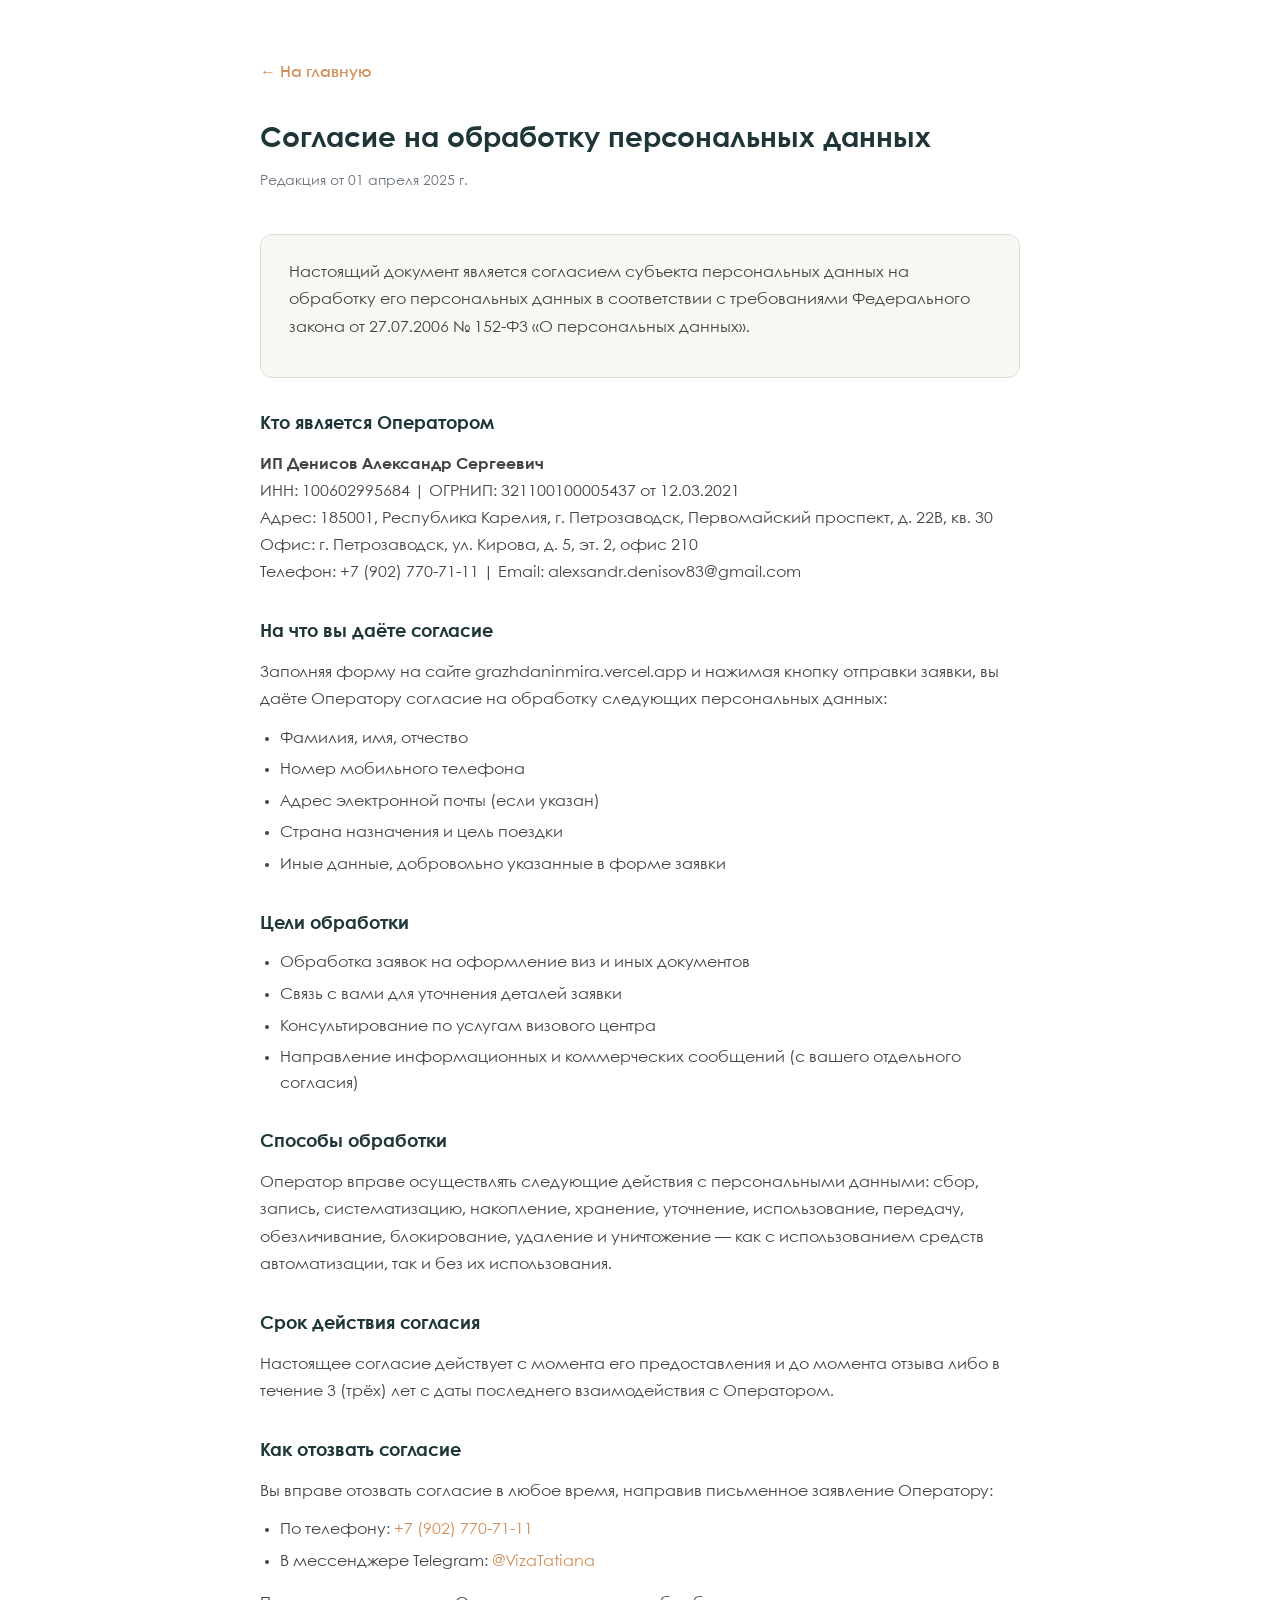
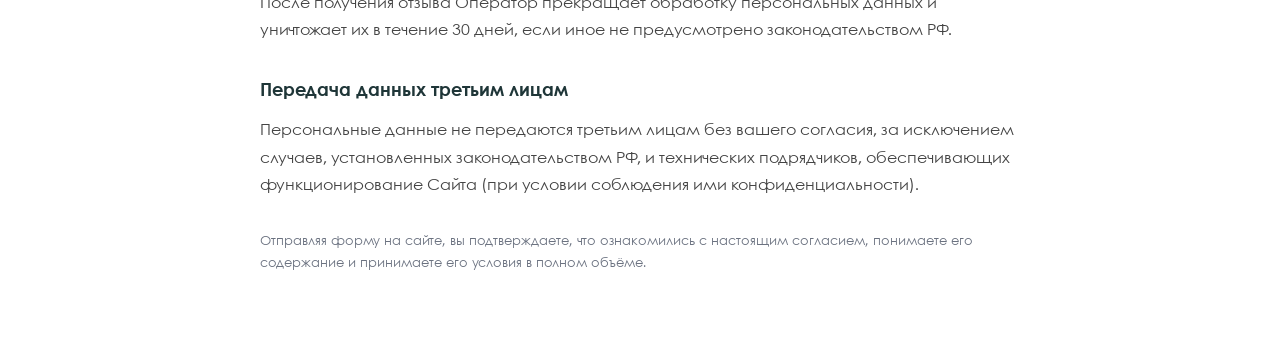
<file: consent.html>
<!DOCTYPE html>
<html lang="ru">
<head>
  <meta charset="UTF-8">
  <meta name="viewport" content="width=device-width, initial-scale=1.0">
  <meta name="robots" content="noindex, nofollow">
  <title>Согласие на обработку персональных данных — Гражданин мира</title>
  <link rel="icon" href="favicon.png" type="image/png">
  <link rel="stylesheet" href="css/style.css">
  <style>
    .legal { max-width: 800px; margin: 0 auto; padding: 60px 20px; }
    .legal h1 { font-size: 28px; margin-bottom: 8px; color: var(--color-dark); }
    .legal .legal__date { color: var(--color-gray); font-size: 14px; margin-bottom: 40px; }
    .legal h2 { font-size: 18px; font-weight: 700; margin: 32px 0 12px; color: var(--color-dark); }
    .legal p { margin-bottom: 12px; color: #444; line-height: 1.7; }
    .legal ul { margin: 8px 0 16px 20px; list-style: disc; }
    .legal ul li { margin-bottom: 6px; color: #444; line-height: 1.6; }
    .legal a { color: var(--color-accent); }
    .legal__back { display: inline-block; margin-bottom: 32px; color: var(--color-accent); font-weight: 600; }
    .legal__back:hover { text-decoration: underline; }
    .legal__box { background: #f9f7f2; border: 1px solid #e0ddd4; border-radius: 12px; padding: 24px 28px; margin: 24px 0; }
  </style>
</head>
<body>
  <div class="legal">
    <a href="index.html" class="legal__back">← На главную</a>
    <h1>Согласие на обработку персональных данных</h1>
    <p class="legal__date">Редакция от 01 апреля 2025 г.</p>

    <div class="legal__box">
      <p>Настоящий документ является согласием субъекта персональных данных на обработку его персональных данных в соответствии с требованиями Федерального закона от 27.07.2006 № 152-ФЗ «О персональных данных».</p>
    </div>

    <h2>Кто является Оператором</h2>
    <p><strong>ИП Денисов Александр Сергеевич</strong><br>
    ИНН: 100602995684 | ОГРНИП: 321100100005437 от 12.03.2021<br>
    Адрес: 185001, Республика Карелия, г. Петрозаводск, Первомайский проспект, д. 22В, кв. 30<br>
    Офис: г. Петрозаводск, ул. Кирова, д. 5, эт. 2, офис 210<br>
    Телефон: +7 (902) 770-71-11 | Email: alexsandr.denisov83@gmail.com</p>

    <h2>На что вы даёте согласие</h2>
    <p>Заполняя форму на сайте grazhdaninmira.vercel.app и нажимая кнопку отправки заявки, вы даёте Оператору согласие на обработку следующих персональных данных:</p>
    <ul>
      <li>Фамилия, имя, отчество</li>
      <li>Номер мобильного телефона</li>
      <li>Адрес электронной почты (если указан)</li>
      <li>Страна назначения и цель поездки</li>
      <li>Иные данные, добровольно указанные в форме заявки</li>
    </ul>

    <h2>Цели обработки</h2>
    <ul>
      <li>Обработка заявок на оформление виз и иных документов</li>
      <li>Связь с вами для уточнения деталей заявки</li>
      <li>Консультирование по услугам визового центра</li>
      <li>Направление информационных и коммерческих сообщений (с вашего отдельного согласия)</li>
    </ul>

    <h2>Способы обработки</h2>
    <p>Оператор вправе осуществлять следующие действия с персональными данными: сбор, запись, систематизацию, накопление, хранение, уточнение, использование, передачу, обезличивание, блокирование, удаление и уничтожение — как с использованием средств автоматизации, так и без их использования.</p>

    <h2>Срок действия согласия</h2>
    <p>Настоящее согласие действует с момента его предоставления и до момента отзыва либо в течение 3 (трёх) лет с даты последнего взаимодействия с Оператором.</p>

    <h2>Как отозвать согласие</h2>
    <p>Вы вправе отозвать согласие в любое время, направив письменное заявление Оператору:</p>
    <ul>
      <li>По телефону: <a href="tel:+79027707111">+7 (902) 770-71-11</a></li>
      <li>В мессенджере Telegram: <a href="https://t.me/VizaTatiana" target="_blank" rel="noopener">@VizaTatiana</a></li>
    </ul>
    <p>После получения отзыва Оператор прекращает обработку персональных данных и уничтожает их в течение 30 дней, если иное не предусмотрено законодательством РФ.</p>

    <h2>Передача данных третьим лицам</h2>
    <p>Персональные данные не передаются третьим лицам без вашего согласия, за исключением случаев, установленных законодательством РФ, и технических подрядчиков, обеспечивающих функционирование Сайта (при условии соблюдения ими конфиденциальности).</p>

    <p style="margin-top: 32px; font-size: 13px; color: var(--color-gray);">
      Отправляя форму на сайте, вы подтверждаете, что ознакомились с настоящим согласием, понимаете его содержание и принимаете его условия в полном объёме.
    </p>
  </div>
</body>
</html>
</file>
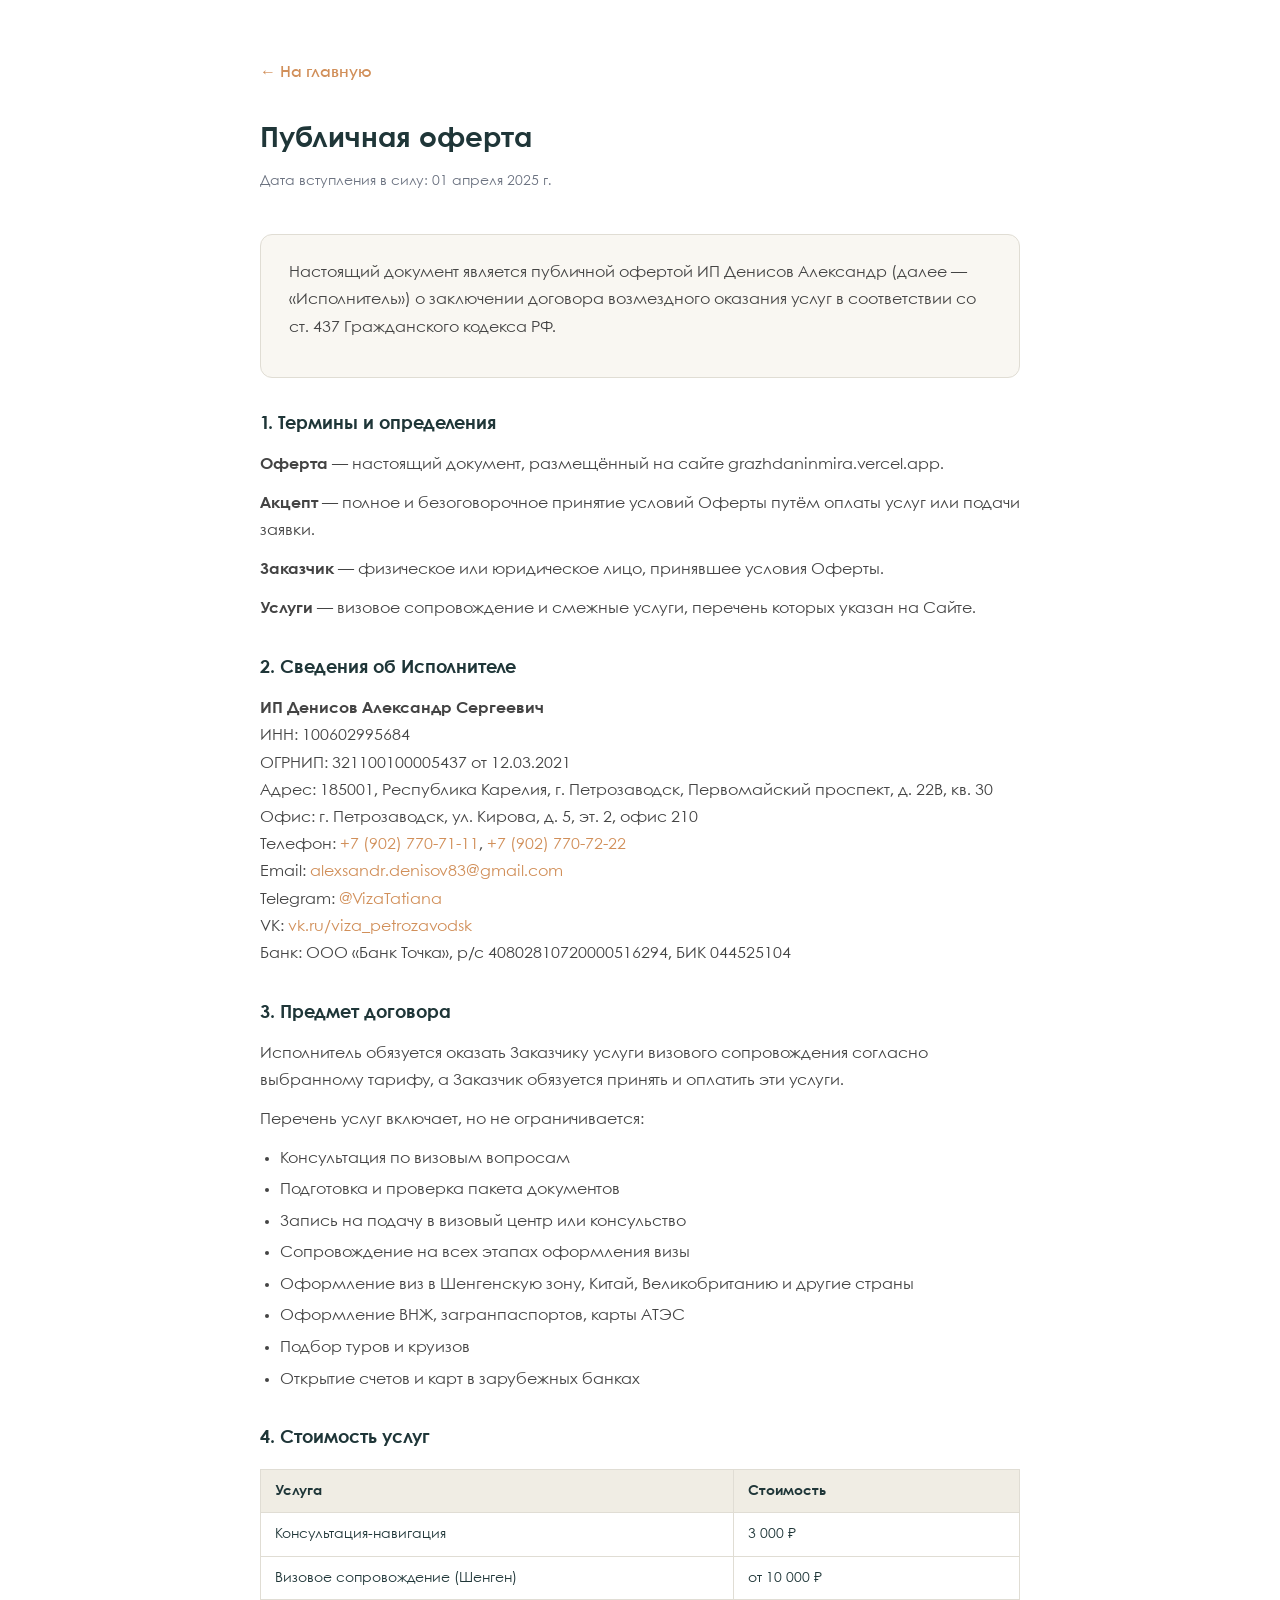
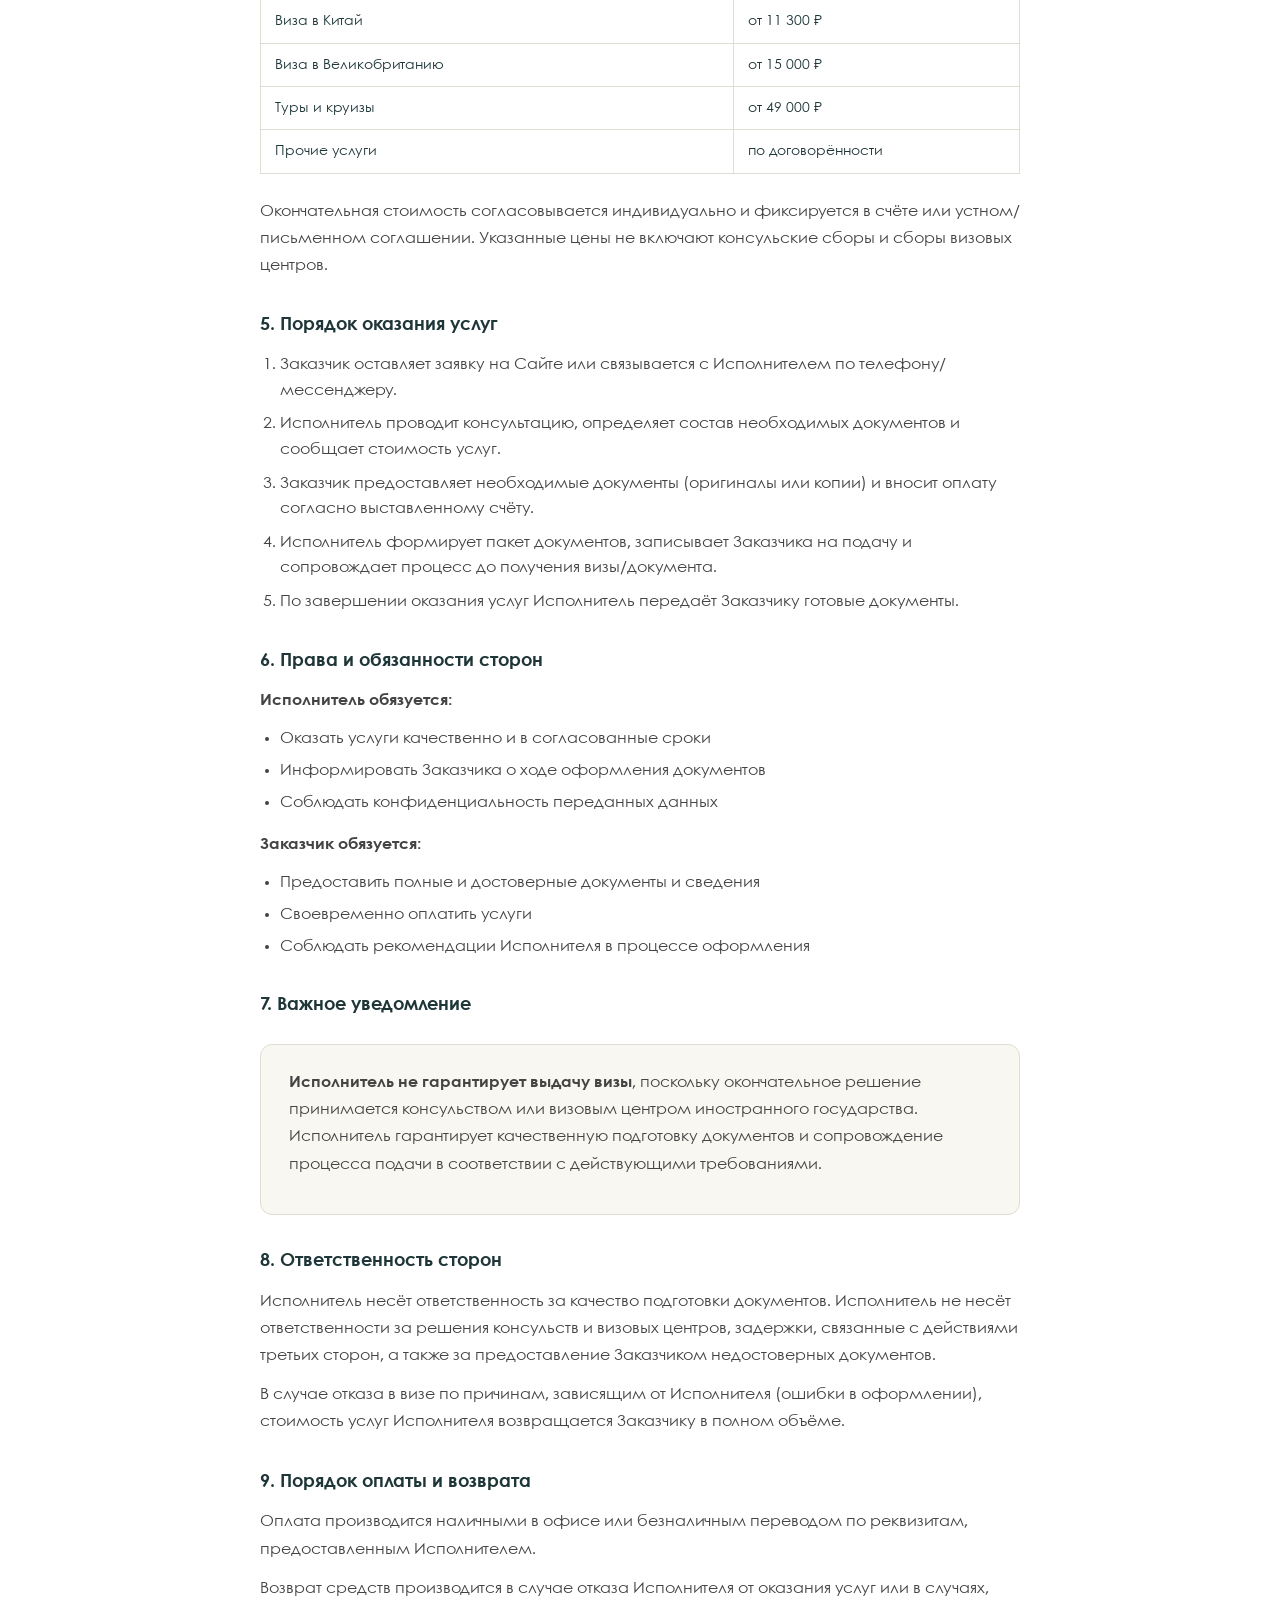
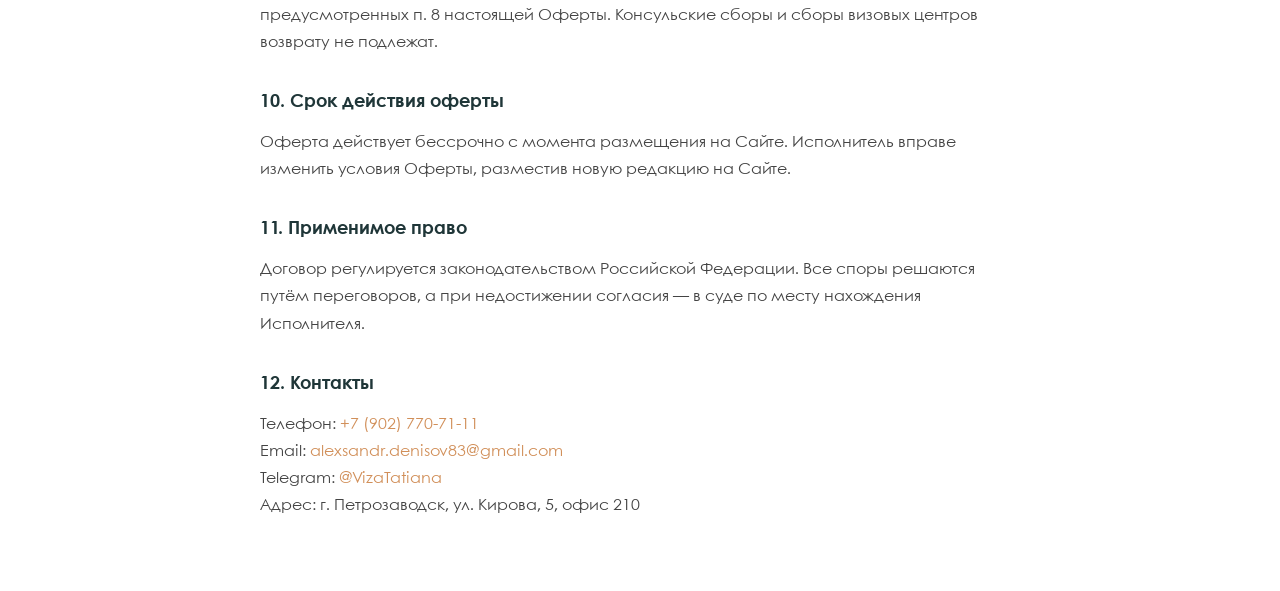
<file: offer.html>
<!DOCTYPE html>
<html lang="ru">
<head>
  <meta charset="UTF-8">
  <meta name="viewport" content="width=device-width, initial-scale=1.0">
  <meta name="robots" content="noindex, nofollow">
  <title>Публичная оферта — Гражданин мира</title>
  <link rel="icon" href="favicon.png" type="image/png">
  <link rel="stylesheet" href="css/style.css">
  <style>
    .legal { max-width: 800px; margin: 0 auto; padding: 60px 20px; }
    .legal h1 { font-size: 28px; margin-bottom: 8px; color: var(--color-dark); }
    .legal .legal__date { color: var(--color-gray); font-size: 14px; margin-bottom: 40px; }
    .legal h2 { font-size: 18px; font-weight: 700; margin: 32px 0 12px; color: var(--color-dark); }
    .legal p { margin-bottom: 12px; color: #444; line-height: 1.7; }
    .legal ul { margin: 8px 0 16px 20px; list-style: disc; }
    .legal ul li { margin-bottom: 6px; color: #444; line-height: 1.6; }
    .legal ol { margin: 8px 0 16px 20px; }
    .legal ol li { margin-bottom: 8px; color: #444; line-height: 1.6; }
    .legal a { color: var(--color-accent); }
    .legal__back { display: inline-block; margin-bottom: 32px; color: var(--color-accent); font-weight: 600; }
    .legal__back:hover { text-decoration: underline; }
    .legal__box { background: #f9f7f2; border: 1px solid #e0ddd4; border-radius: 12px; padding: 24px 28px; margin: 24px 0; }
    .legal table { width: 100%; border-collapse: collapse; margin: 16px 0 24px; }
    .legal table th, .legal table td { padding: 10px 14px; border: 1px solid #e0ddd4; font-size: 14px; text-align: left; }
    .legal table th { background: #f0ede4; font-weight: 700; color: var(--color-dark); }
  </style>
</head>
<body>
  <div class="legal">
    <a href="index.html" class="legal__back">← На главную</a>
    <h1>Публичная оферта</h1>
    <p class="legal__date">Дата вступления в силу: 01 апреля 2025 г.</p>

    <div class="legal__box">
      <p>Настоящий документ является публичной офертой ИП Денисов Александр (далее — «Исполнитель») о заключении договора возмездного оказания услуг в соответствии со ст. 437 Гражданского кодекса РФ.</p>
    </div>

    <h2>1. Термины и определения</h2>
    <p><strong>Оферта</strong> — настоящий документ, размещённый на сайте grazhdaninmira.vercel.app.</p>
    <p><strong>Акцепт</strong> — полное и безоговорочное принятие условий Оферты путём оплаты услуг или подачи заявки.</p>
    <p><strong>Заказчик</strong> — физическое или юридическое лицо, принявшее условия Оферты.</p>
    <p><strong>Услуги</strong> — визовое сопровождение и смежные услуги, перечень которых указан на Сайте.</p>

    <h2>2. Сведения об Исполнителе</h2>
    <p><strong>ИП Денисов Александр Сергеевич</strong><br>
    ИНН: 100602995684<br>
    ОГРНИП: 321100100005437 от 12.03.2021<br>
    Адрес: 185001, Республика Карелия, г. Петрозаводск, Первомайский проспект, д. 22В, кв. 30<br>
    Офис: г. Петрозаводск, ул. Кирова, д. 5, эт. 2, офис 210<br>
    Телефон: <a href="tel:+79027707111">+7 (902) 770-71-11</a>, <a href="tel:+79027707222">+7 (902) 770-72-22</a><br>
    Email: <a href="mailto:alexsandr.denisov83@gmail.com">alexsandr.denisov83@gmail.com</a><br>
    Telegram: <a href="https://t.me/VizaTatiana" target="_blank" rel="noopener">@VizaTatiana</a><br>
    VK: <a href="https://vk.ru/viza_petrozavodsk" target="_blank" rel="noopener">vk.ru/viza_petrozavodsk</a><br>
    Банк: ООО «Банк Точка», р/с 40802810720000516294, БИК 044525104</p>

    <h2>3. Предмет договора</h2>
    <p>Исполнитель обязуется оказать Заказчику услуги визового сопровождения согласно выбранному тарифу, а Заказчик обязуется принять и оплатить эти услуги.</p>
    <p>Перечень услуг включает, но не ограничивается:</p>
    <ul>
      <li>Консультация по визовым вопросам</li>
      <li>Подготовка и проверка пакета документов</li>
      <li>Запись на подачу в визовый центр или консульство</li>
      <li>Сопровождение на всех этапах оформления визы</li>
      <li>Оформление виз в Шенгенскую зону, Китай, Великобританию и другие страны</li>
      <li>Оформление ВНЖ, загранпаспортов, карты АТЭС</li>
      <li>Подбор туров и круизов</li>
      <li>Открытие счетов и карт в зарубежных банках</li>
    </ul>

    <h2>4. Стоимость услуг</h2>
    <table>
      <tr><th>Услуга</th><th>Стоимость</th></tr>
      <tr><td>Консультация-навигация</td><td>3 000 ₽</td></tr>
      <tr><td>Визовое сопровождение (Шенген)</td><td>от 10 000 ₽</td></tr>
      <tr><td>Виза в Китай</td><td>от 11 300 ₽</td></tr>
      <tr><td>Виза в Великобританию</td><td>от 15 000 ₽</td></tr>
      <tr><td>Туры и круизы</td><td>от 49 000 ₽</td></tr>
      <tr><td>Прочие услуги</td><td>по договорённости</td></tr>
    </table>
    <p>Окончательная стоимость согласовывается индивидуально и фиксируется в счёте или устном/письменном соглашении. Указанные цены не включают консульские сборы и сборы визовых центров.</p>

    <h2>5. Порядок оказания услуг</h2>
    <ol>
      <li>Заказчик оставляет заявку на Сайте или связывается с Исполнителем по телефону/мессенджеру.</li>
      <li>Исполнитель проводит консультацию, определяет состав необходимых документов и сообщает стоимость услуг.</li>
      <li>Заказчик предоставляет необходимые документы (оригиналы или копии) и вносит оплату согласно выставленному счёту.</li>
      <li>Исполнитель формирует пакет документов, записывает Заказчика на подачу и сопровождает процесс до получения визы/документа.</li>
      <li>По завершении оказания услуг Исполнитель передаёт Заказчику готовые документы.</li>
    </ol>

    <h2>6. Права и обязанности сторон</h2>
    <p><strong>Исполнитель обязуется:</strong></p>
    <ul>
      <li>Оказать услуги качественно и в согласованные сроки</li>
      <li>Информировать Заказчика о ходе оформления документов</li>
      <li>Соблюдать конфиденциальность переданных данных</li>
    </ul>
    <p><strong>Заказчик обязуется:</strong></p>
    <ul>
      <li>Предоставить полные и достоверные документы и сведения</li>
      <li>Своевременно оплатить услуги</li>
      <li>Соблюдать рекомендации Исполнителя в процессе оформления</li>
    </ul>

    <h2>7. Важное уведомление</h2>
    <div class="legal__box">
      <p><strong>Исполнитель не гарантирует выдачу визы</strong>, поскольку окончательное решение принимается консульством или визовым центром иностранного государства. Исполнитель гарантирует качественную подготовку документов и сопровождение процесса подачи в соответствии с действующими требованиями.</p>
    </div>

    <h2>8. Ответственность сторон</h2>
    <p>Исполнитель несёт ответственность за качество подготовки документов. Исполнитель не несёт ответственности за решения консульств и визовых центров, задержки, связанные с действиями третьих сторон, а также за предоставление Заказчиком недостоверных документов.</p>
    <p>В случае отказа в визе по причинам, зависящим от Исполнителя (ошибки в оформлении), стоимость услуг Исполнителя возвращается Заказчику в полном объёме.</p>

    <h2>9. Порядок оплаты и возврата</h2>
    <p>Оплата производится наличными в офисе или безналичным переводом по реквизитам, предоставленным Исполнителем.</p>
    <p>Возврат средств производится в случае отказа Исполнителя от оказания услуг или в случаях, предусмотренных п. 8 настоящей Оферты. Консульские сборы и сборы визовых центров возврату не подлежат.</p>

    <h2>10. Срок действия оферты</h2>
    <p>Оферта действует бессрочно с момента размещения на Сайте. Исполнитель вправе изменить условия Оферты, разместив новую редакцию на Сайте.</p>

    <h2>11. Применимое право</h2>
    <p>Договор регулируется законодательством Российской Федерации. Все споры решаются путём переговоров, а при недостижении согласия — в суде по месту нахождения Исполнителя.</p>

    <h2>12. Контакты</h2>
    <p>Телефон: <a href="tel:+79027707111">+7 (902) 770-71-11</a><br>
    Email: <a href="mailto:alexsandr.denisov83@gmail.com">alexsandr.denisov83@gmail.com</a><br>
    Telegram: <a href="https://t.me/VizaTatiana" target="_blank" rel="noopener">@VizaTatiana</a><br>
    Адрес: г. Петрозаводск, ул. Кирова, 5, офис 210</p>
  </div>
</body>
</html>
</file>
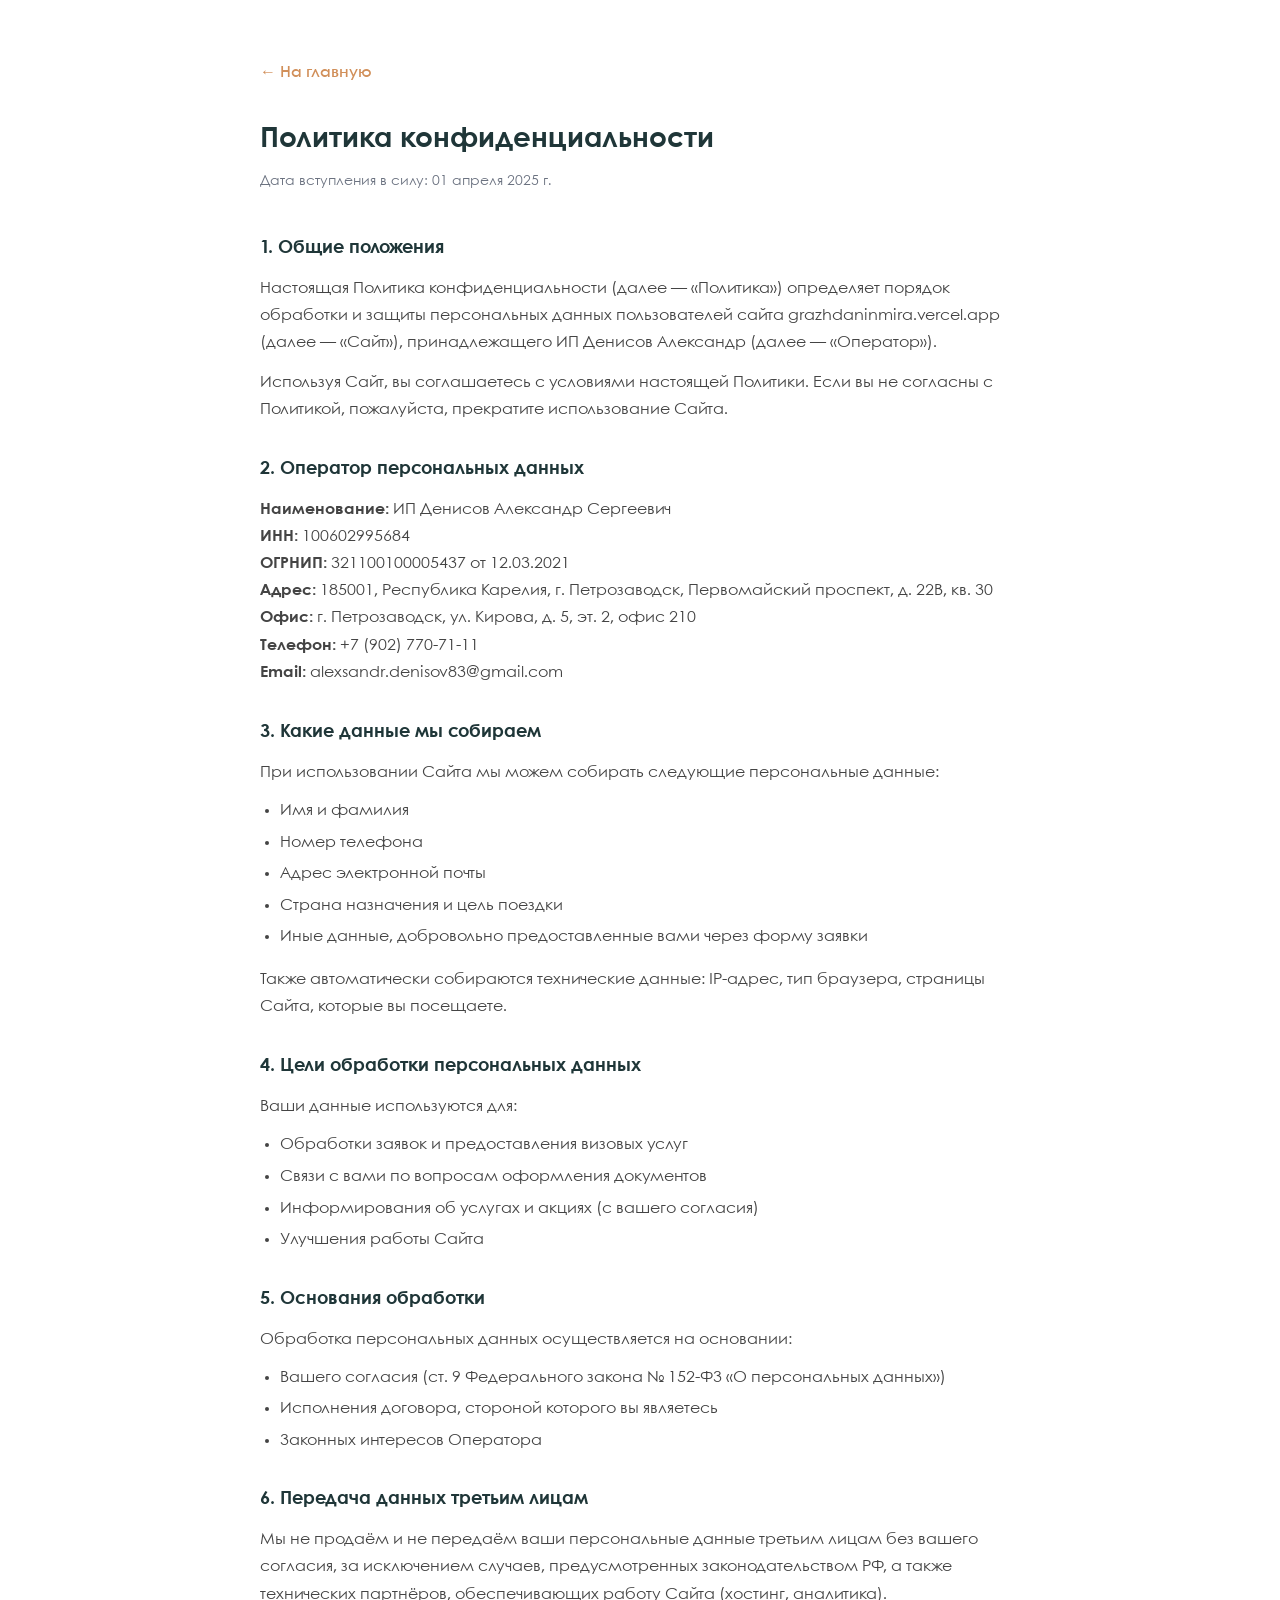
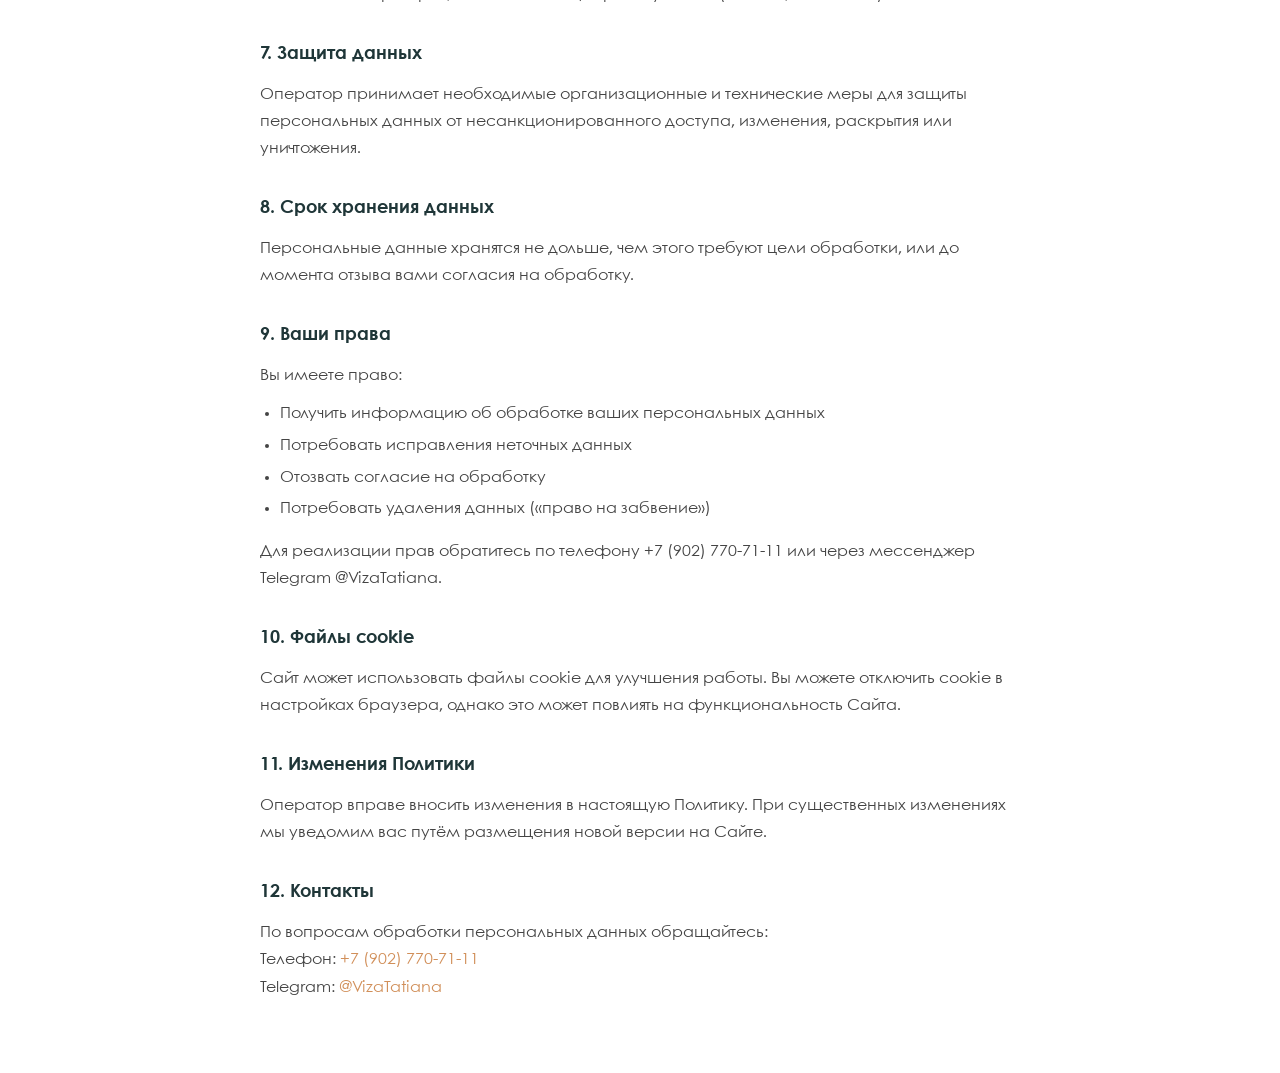
<file: privacy.html>
<!DOCTYPE html>
<html lang="ru">
<head>
  <meta charset="UTF-8">
  <meta name="viewport" content="width=device-width, initial-scale=1.0">
  <meta name="robots" content="noindex, nofollow">
  <title>Политика конфиденциальности — Гражданин мира</title>
  <link rel="icon" href="favicon.png" type="image/png">
  <link rel="stylesheet" href="css/style.css">
  <style>
    .legal { max-width: 800px; margin: 0 auto; padding: 60px 20px; }
    .legal h1 { font-size: 28px; margin-bottom: 8px; color: var(--color-dark); }
    .legal .legal__date { color: var(--color-gray); font-size: 14px; margin-bottom: 40px; }
    .legal h2 { font-size: 18px; font-weight: 700; margin: 32px 0 12px; color: var(--color-dark); }
    .legal p { margin-bottom: 12px; color: #444; line-height: 1.7; }
    .legal ul { margin: 8px 0 16px 20px; list-style: disc; }
    .legal ul li { margin-bottom: 6px; color: #444; line-height: 1.6; }
    .legal a { color: var(--color-accent); }
    .legal__back { display: inline-block; margin-bottom: 32px; color: var(--color-accent); font-weight: 600; }
    .legal__back:hover { text-decoration: underline; }
  </style>
</head>
<body>
  <div class="legal">
    <a href="index.html" class="legal__back">← На главную</a>
    <h1>Политика конфиденциальности</h1>
    <p class="legal__date">Дата вступления в силу: 01 апреля 2025 г.</p>

    <h2>1. Общие положения</h2>
    <p>Настоящая Политика конфиденциальности (далее — «Политика») определяет порядок обработки и защиты персональных данных пользователей сайта grazhdaninmira.vercel.app (далее — «Сайт»), принадлежащего ИП Денисов Александр (далее — «Оператор»).</p>
    <p>Используя Сайт, вы соглашаетесь с условиями настоящей Политики. Если вы не согласны с Политикой, пожалуйста, прекратите использование Сайта.</p>

    <h2>2. Оператор персональных данных</h2>
    <p><strong>Наименование:</strong> ИП Денисов Александр Сергеевич<br>
    <strong>ИНН:</strong> 100602995684<br>
    <strong>ОГРНИП:</strong> 321100100005437 от 12.03.2021<br>
    <strong>Адрес:</strong> 185001, Республика Карелия, г. Петрозаводск, Первомайский проспект, д. 22В, кв. 30<br>
    <strong>Офис:</strong> г. Петрозаводск, ул. Кирова, д. 5, эт. 2, офис 210<br>
    <strong>Телефон:</strong> +7 (902) 770-71-11<br>
    <strong>Email:</strong> alexsandr.denisov83@gmail.com</p>

    <h2>3. Какие данные мы собираем</h2>
    <p>При использовании Сайта мы можем собирать следующие персональные данные:</p>
    <ul>
      <li>Имя и фамилия</li>
      <li>Номер телефона</li>
      <li>Адрес электронной почты</li>
      <li>Страна назначения и цель поездки</li>
      <li>Иные данные, добровольно предоставленные вами через форму заявки</li>
    </ul>
    <p>Также автоматически собираются технические данные: IP-адрес, тип браузера, страницы Сайта, которые вы посещаете.</p>

    <h2>4. Цели обработки персональных данных</h2>
    <p>Ваши данные используются для:</p>
    <ul>
      <li>Обработки заявок и предоставления визовых услуг</li>
      <li>Связи с вами по вопросам оформления документов</li>
      <li>Информирования об услугах и акциях (с вашего согласия)</li>
      <li>Улучшения работы Сайта</li>
    </ul>

    <h2>5. Основания обработки</h2>
    <p>Обработка персональных данных осуществляется на основании:</p>
    <ul>
      <li>Вашего согласия (ст. 9 Федерального закона № 152-ФЗ «О персональных данных»)</li>
      <li>Исполнения договора, стороной которого вы являетесь</li>
      <li>Законных интересов Оператора</li>
    </ul>

    <h2>6. Передача данных третьим лицам</h2>
    <p>Мы не продаём и не передаём ваши персональные данные третьим лицам без вашего согласия, за исключением случаев, предусмотренных законодательством РФ, а также технических партнёров, обеспечивающих работу Сайта (хостинг, аналитика).</p>

    <h2>7. Защита данных</h2>
    <p>Оператор принимает необходимые организационные и технические меры для защиты персональных данных от несанкционированного доступа, изменения, раскрытия или уничтожения.</p>

    <h2>8. Срок хранения данных</h2>
    <p>Персональные данные хранятся не дольше, чем этого требуют цели обработки, или до момента отзыва вами согласия на обработку.</p>

    <h2>9. Ваши права</h2>
    <p>Вы имеете право:</p>
    <ul>
      <li>Получить информацию об обработке ваших персональных данных</li>
      <li>Потребовать исправления неточных данных</li>
      <li>Отозвать согласие на обработку</li>
      <li>Потребовать удаления данных («право на забвение»)</li>
    </ul>
    <p>Для реализации прав обратитесь по телефону +7 (902) 770-71-11 или через мессенджер Telegram @VizaTatiana.</p>

    <h2>10. Файлы cookie</h2>
    <p>Сайт может использовать файлы cookie для улучшения работы. Вы можете отключить cookie в настройках браузера, однако это может повлиять на функциональность Сайта.</p>

    <h2>11. Изменения Политики</h2>
    <p>Оператор вправе вносить изменения в настоящую Политику. При существенных изменениях мы уведомим вас путём размещения новой версии на Сайте.</p>

    <h2>12. Контакты</h2>
    <p>По вопросам обработки персональных данных обращайтесь:<br>
    Телефон: <a href="tel:+79027707111">+7 (902) 770-71-11</a><br>
    Telegram: <a href="https://t.me/VizaTatiana" target="_blank" rel="noopener">@VizaTatiana</a></p>
  </div>
</body>
</html>
</file>
<file: css/style.css>
/* ===================================
   ГРАЖДАНИН МИРА — ГЛАВНЫЕ СТИЛИ
   =================================== */

/* --- ШРИФТЫ --- */
@font-face {
  font-family: 'CenturyGothic';
  src: url('../fonts/CenturyGothicPaneuropeanThin.ttf') format('truetype');
  font-weight: 100;
  font-display: swap;
}
@font-face {
  font-family: 'CenturyGothic';
  src: url('../fonts/CenturyGothicPaneuropeanRegular.ttf') format('truetype');
  font-weight: 400;
  font-display: swap;
}
@font-face {
  font-family: 'CenturyGothic';
  src: url('../fonts/CenturyGothicPaneuropeanSemiBold.ttf') format('truetype');
  font-weight: 600;
  font-display: swap;
}
@font-face {
  font-family: 'CenturyGothic';
  src: url('../fonts/CenturyGothicPaneuropeanBold.ttf') format('truetype');
  font-weight: 700;
  font-display: swap;
}

/* --- ПЕРЕМЕННЫЕ --- */
:root {
  --color-dark:    #1F3638;
  --color-accent:  #D18F59;
  --color-light:   #F4F0D9;
  --color-white:   #FFFFFF;
  --color-gray:    #6B7280;
  --color-bg:      #F9F7F2;

  --font-main: 'CenturyGothic', 'Century Gothic', Arial, sans-serif;

  --radius: 12px;
  --shadow: 0 4px 20px rgba(31, 54, 56, 0.08);
  --transition: 0.25s ease;
}

/* --- RESET --- */
*, *::before, *::after { box-sizing: border-box; margin: 0; padding: 0; }
html { scroll-behavior: smooth; }
body {
  font-family: var(--font-main);
  font-size: 16px;
  line-height: 1.6;
  color: var(--color-dark);
  background: var(--color-white);
}
img { max-width: 100%; display: block; }
a { color: inherit; text-decoration: none; }
button { cursor: pointer; border: none; background: none; font-family: inherit; }
ul { list-style: none; }

/* --- КОНТЕЙНЕР --- */
.container {
  max-width: 1200px;
  margin: 0 auto;
  padding: 0 20px;
}

/* --- СЕКЦИИ --- */
section { padding: 80px 0; }
.section-title {
  font-size: 36px;
  font-weight: 700;
  color: var(--color-dark);
  text-align: center;
  margin-bottom: 12px;
}
.section-subtitle {
  font-size: 18px;
  color: var(--color-gray);
  text-align: center;
  margin-bottom: 48px;
}

/* --- КНОПКИ --- */
.btn {
  display: inline-flex;
  align-items: center;
  justify-content: center;
  padding: 14px 28px;
  border-radius: var(--radius);
  font-size: 16px;
  font-weight: 600;
  transition: var(--transition);
  white-space: nowrap;
}
.btn--primary {
  background: var(--color-accent);
  color: var(--color-white);
}
.btn--primary:hover { background: #ba7a46; transform: translateY(-2px); }
.btn--outline {
  border: 2px solid var(--color-white);
  color: var(--color-white);
}
.btn--outline:hover { background: rgba(255,255,255,0.1); }
.btn--full { width: 100%; }

/* ===================================
   HEADER
   =================================== */
.header {
  position: sticky;
  top: 0;
  z-index: 100;
  background: var(--color-white);
  box-shadow: 0 2px 12px rgba(31, 54, 56, 0.08);
  padding: 6px 0;
}
.header__inner {
  display: flex;
  align-items: center;
  justify-content: flex-end;
  gap: 24px;
  position: relative;
}
.header__logo {
  position: absolute;
  left: 0;
  top: 50%;
  transform: translateY(-50%);
  z-index: 101;
}
.header__logo img {
  height: 82px;
  width: auto;
  display: block;
  filter: drop-shadow(0 2px 6px rgba(0,0,0,0.1));
}
.nav {
  display: flex;
  align-items: center;
  gap: 8px;
}
.nav__link {
  padding: 8px 14px;
  border-radius: 8px;
  font-size: 15px;
  font-weight: 500;
  color: var(--color-dark);
  transition: var(--transition);
}
.nav__link:hover { background: var(--color-light); color: var(--color-accent); }
.nav__link--cta {
  background: var(--color-accent);
  color: var(--color-white);
  font-weight: 600;
}
.nav__link--cta:hover { background: #ba7a46; }
.nav__link--phone {
  color: var(--color-accent);
  font-weight: 700;
  letter-spacing: 0.01em;
}
.nav__link--phone:hover { background: transparent; color: var(--color-dark); }
.nav__phones {
  display: flex;
  flex-direction: column;
  gap: 0;
  line-height: 1.1;
}
.nav__phones .nav__link--phone {
  padding: 2px 10px;
  font-size: 14px;
  white-space: nowrap;
}

/* Бургер */
.burger {
  display: none;
  flex-direction: column;
  align-items: center;
  justify-content: center;
  gap: 5px;
  padding: 10px;
  min-width: 44px;
  min-height: 44px;
}
.burger span {
  display: block;
  width: 24px;
  height: 2px;
  background: var(--color-dark);
  border-radius: 2px;
  transition: var(--transition);
}
.burger.active span:nth-child(1) { transform: translateY(7px) rotate(45deg); }
.burger.active span:nth-child(2) { opacity: 0; transform: scaleX(0); }
.burger.active span:nth-child(3) { transform: translateY(-7px) rotate(-45deg); }

/* ===================================
   HERO
   =================================== */
.hero {
  position: relative;
  min-height: 100vh;
  display: flex;
  flex-direction: column;
  align-items: center;
  justify-content: center;
  text-align: center;
  color: var(--color-white);
  overflow: hidden;
  background: url('../zero-blok.png') center 10%/cover no-repeat var(--color-dark);
}

/* Видео-фон */
.hero__video {
  position: absolute;
  inset: 0;
  width: 100%;
  height: 100%;
  object-fit: cover;
  z-index: 0;
}
.hero__video--mobile { display: none; }
@media (max-width: 767px) {
  .hero__video--desktop { display: none; }
  .hero__video--mobile { display: block; }
}

/* Тёмный оверлей поверх видео */
.hero__overlay {
  position: absolute;
  inset: 0;
  background: linear-gradient(
    to bottom,
    rgba(15, 28, 30, 0.40) 0%,
    rgba(15, 28, 30, 0.55) 60%,
    rgba(15, 28, 30, 0.65) 100%
  );
  z-index: 1;
}

/* Контент поверх видео */
.hero__content {
  position: relative;
  z-index: 2;
  display: flex;
  flex-direction: column;
  align-items: center;
  gap: 20px;
  padding: 0 20px;
  max-width: 800px;
}

.hero__label {
  display: inline-block;
  font-size: 12px;
  font-weight: 600;
  letter-spacing: 3px;
  text-transform: uppercase;
  color: var(--color-accent);
  background: transparent;
  border: 1.5px solid var(--color-accent);
  padding: 6px 18px;
  border-radius: 100px;
  animation: labelPulse 5s ease-in-out infinite;
}
@keyframes labelPulse {
  0%, 100% { color: #D18F59; border-color: #D18F59; }
  50%       { color: #1F3638; border-color: #1F3638; }
}

.hero__title {
  font-size: clamp(30px, 4.5vw, 56px);
  font-weight: 700;
  line-height: 1.15;
  color: var(--color-white);
}
.hero__subtitle {
  font-size: 15px;
  color: rgba(255,255,255,0.82);
  max-width: 500px;
  text-align: center;
  line-height: 1.6;
  margin-top: -8px;
}
.hero__title em {
  font-style: normal;
  color: var(--color-accent);
  font-weight: 700;
  -webkit-text-stroke: 1.5px #1F3638;
  paint-order: stroke fill;
}

.hero__services {
  font-size: 17px;
  color: rgba(255, 255, 255, 0.85);
  letter-spacing: 0.5px;
  text-align: center;
  min-height: 1.5em;
  white-space: nowrap;
}

.hero__cta {
  display: flex;
  flex-wrap: wrap;
  gap: 12px;
  justify-content: center;
  align-items: center;
  margin-top: 4px;
}

.btn--hero {
  font-size: 17px;
  padding: 18px 48px;
  border-radius: 100px;
  margin-top: 0;
  box-shadow: 0 8px 32px rgba(209, 143, 89, 0.35);
}
.btn--hero:hover {
  transform: translateY(-3px);
  box-shadow: 0 12px 40px rgba(209, 143, 89, 0.45);
}

.btn--hero-secondary {
  font-size: 15px;
  padding: 14px 32px;
  border-radius: 100px;
  margin-top: 0;
  background: transparent;
  color: rgba(255,255,255,0.85);
  border: 1.5px solid rgba(255,255,255,0.4);
  box-shadow: none;
  transition: var(--transition);
}
.btn--hero-secondary:hover {
  background: rgba(255,255,255,0.1);
  border-color: var(--color-accent);
  color: #fff;
  transform: translateY(-2px);
}

.hero__scroll {
  font-size: 14px;
  color: rgba(255,255,255,0.45);
  transition: var(--transition);
  margin-top: 4px;
}
.hero__scroll:hover { color: var(--color-accent); }

/* Статистика внизу hero */
.hero__stats {
  position: absolute;
  bottom: 40px;
  left: 50%;
  transform: translateX(-50%);
  z-index: 2;
  display: flex;
  align-items: center;
  gap: 40px;
  background: rgba(255,255,255,0.07);
  backdrop-filter: blur(12px);
  border: 1px solid rgba(255,255,255,0.1);
  border-radius: 100px;
  padding: 16px 48px;
  white-space: nowrap;
}
.stat { text-align: center; }
.stat__num-wrap {
  display: block;
  white-space: nowrap;
  line-height: 1;
}
.stat__num {
  display: inline;
  font-size: 26px;
  font-weight: 700;
  color: var(--color-accent);
}
.stat__label {
  font-size: 12px;
  color: rgba(255,255,255,0.55);
  margin-top: 4px;
  display: block;
}
.stat__num-suffix {
  display: inline;
  font-size: 26px;
  font-weight: 700;
  color: var(--color-accent);
}
.stat__num-currency {
  display: block;
  font-size: 11px;
  color: rgba(255,255,255,0.55);
  margin-top: 4px;
}
.stat__divider {
  width: 1px;
  height: 36px;
  background: rgba(255,255,255,0.15);
}

/* ===================================
   TICKER — бегущая строка
   =================================== */
.ticker {
  background: var(--color-dark);
  overflow: hidden;
  padding: 12px 0;
  border-top: 1px solid rgba(209,143,89,0.2);
  border-bottom: 1px solid rgba(209,143,89,0.2);
}
.ticker__track {
  display: flex;
  align-items: center;
  white-space: nowrap;
  animation: tickerScroll 35s linear infinite;
  width: max-content;
}
.ticker:hover .ticker__track { animation-play-state: paused; }
.ticker__item {
  display: inline-flex;
  align-items: center;
  gap: 8px;
  padding: 0 24px;
  font-size: 14px;
  font-weight: 600;
  color: rgba(255,255,255,0.8);
  letter-spacing: 0.5px;
  cursor: default;
  transition: color 0.2s;
}
.ticker__item:hover { color: var(--color-accent); }
.ticker__item img {
  border-radius: 2px;
  box-shadow: 0 1px 3px rgba(0,0,0,0.3);
  flex-shrink: 0;
}
.ticker__sep {
  color: var(--color-accent);
  font-size: 18px;
  padding: 0 16px;
  opacity: 0.7;
}
@keyframes tickerScroll {
  0%   { transform: translateX(0); }
  100% { transform: translateX(-50%); }
}

/* ===================================
   SERVICES
   =================================== */
.services { background: var(--color-bg); }

/* ===================================
   НОВЫЕ ФОТО-КАРТОЧКИ УСЛУГ
   =================================== */
.svc-grid {
  display: grid;
  grid-template-columns: repeat(3, 1fr);
  gap: 14px;
}

.svc-card {
  position: relative;
  aspect-ratio: 1;
  border-radius: 16px;
  display: block;
  cursor: pointer;
  perspective: 1000px;
}

.svc-card__inner {
  position: relative;
  width: 100%;
  height: 100%;
  transition: transform 0.6s cubic-bezier(0.4, 0, 0.2, 1);
  transform-style: preserve-3d;
}

.svc-card:hover .svc-card__inner,
.svc-card.flipped .svc-card__inner {
  transform: rotateY(180deg);
}

.svc-card__front,
.svc-card__back {
  position: absolute;
  inset: 0;
  border-radius: 16px;
  overflow: hidden;
  backface-visibility: hidden;
  -webkit-backface-visibility: hidden;
}

.svc-card__front {
  background: var(--color-dark);
}

.svc-card__front::after {
  content: '';
  position: absolute;
  inset: 0;
  background: linear-gradient(to top,
    rgba(10, 25, 27, 0.65) 0%,
    rgba(10, 25, 27, 0.15) 45%,
    transparent 100%);
}

.svc-card__back {
  transform: rotateY(180deg);
  background: linear-gradient(135deg, #1a3638 0%, #2a4a4c 60%, #1a3028 100%);
  display: flex;
  flex-direction: column;
  justify-content: space-between;
  padding: 20px 22px;
}

.svc-card__back-title {
  font-size: 15px;
  font-weight: 700;
  color: #fff;
  margin: 0 0 10px;
  line-height: 1.2;
}

.svc-card__back-desc {
  font-size: 14px;
  color: rgba(255,255,255,0.88);
  line-height: 1.55;
  flex: 1;
  margin: 0 0 14px;
}

.svc-card__back-footer {
  display: flex;
  align-items: center;
  justify-content: space-between;
  gap: 8px;
}

.svc-card__back-price {
  font-size: 15px;
  font-weight: 700;
  color: var(--color-accent);
}

.svc-card__back-btn {
  display: inline-block;
  padding: 9px 20px;
  background: var(--color-accent);
  color: var(--color-dark);
  font-weight: 700;
  font-size: 13px;
  border-radius: 100px;
  text-decoration: none;
  transition: var(--transition);
  white-space: nowrap;
}

.svc-card__back-btn:hover {
  background: #e8a86a;
  transform: translateY(-1px);
}

.svc-card__img {
  position: absolute;
  inset: 0;
  width: 100%;
  height: 100%;
  object-fit: cover;
}

.svc-card__body {
  position: absolute;
  bottom: 0;
  left: 0;
  right: 0;
  padding: 20px 20px 22px;
  z-index: 2;
}

.svc-card__name {
  font-size: 17px;
  font-weight: 700;
  color: #fff;
  margin: 0 0 5px;
  line-height: 1.25;
}

.svc-card__price {
  font-size: 13px;
  font-weight: 600;
  color: var(--color-accent);
  letter-spacing: 0.3px;
}

/* Широкая карточка */
.svc-card--wide {
  grid-column: 1 / -1;
  aspect-ratio: auto;
  height: 200px;
}

/* Нижний сплит: страхование + консультация */
.svc-split {
  display: flex;
  gap: 14px;
  margin-top: 14px;
}
.svc-split .svc-card {
  flex: 1;
  aspect-ratio: auto;
  height: 200px;
}

/* Градиентная карточка */
.svc-card--gradient {
  background: linear-gradient(135deg, #1F3638 0%, #2a4a4c 40%, #1a3028 70%, #243830 100%);
}

.svc-card__grad-inner {
  position: absolute;
  inset: 0;
  display: flex;
  align-items: center;
  gap: 32px;
  padding: 0 48px;
  z-index: 2;
}

.svc-card__grad-icon {
  font-size: 52px;
  flex-shrink: 0;
  opacity: 0.9;
}

.svc-card__grad-text {
  flex: 1;
}

.svc-card__grad-title {
  font-size: 22px;
  font-weight: 700;
  color: #fff;
  margin-bottom: 8px;
  line-height: 1.2;
}

.svc-card__grad-desc {
  font-size: 14px;
  color: rgba(255,255,255,0.6);
  line-height: 1.55;
  margin: 0;
}

.svc-card__grad-cta {
  display: flex;
  flex-direction: column;
  align-items: center;
  gap: 14px;
  flex-shrink: 0;
}

.svc-card__grad-price {
  font-size: 32px;
  font-weight: 700;
  color: var(--color-accent);
}

.svc-card__grad-btn {
  display: inline-block;
  padding: 12px 28px;
  background: var(--color-accent);
  color: var(--color-dark);
  font-weight: 700;
  font-size: 14px;
  border-radius: 100px;
  transition: var(--transition);
  white-space: nowrap;
}

.svc-card--gradient:hover .svc-card__grad-btn {
  background: #e8a86a;
  transform: translateY(-2px);
}

/* Старые flip-карточки (оставлены для совместимости) */
.services__grid {
  display: grid;
  grid-template-columns: repeat(3, 1fr);
  gap: 24px;
}
/* Flip-карточки услуг */
.service-card {
  perspective: 1000px;
  height: 280px;
  cursor: pointer;
  border-radius: var(--radius);
}
.service-card__inner {
  position: relative;
  width: 100%;
  height: 100%;
  transform-style: preserve-3d;
  transition: transform 0.65s cubic-bezier(0.4, 0, 0.2, 1);
  border-radius: var(--radius);
}
.service-card:hover .service-card__inner,
.service-card.flipped .service-card__inner {
  transform: rotateY(180deg);
}
.service-card__front,
.service-card__back {
  position: absolute;
  inset: 0;
  border-radius: var(--radius);
  backface-visibility: hidden;
  -webkit-backface-visibility: hidden;
  overflow: hidden;
}

/* Лицевая сторона — баннер с градиентом */
.service-card__front {
  display: flex;
  flex-direction: column;
  align-items: center;
  justify-content: flex-end;
  gap: 12px;
  padding: 20px;
  text-align: center;
}
.service-card__front::after {
  content: '';
  position: absolute;
  inset: 0;
  background: linear-gradient(to top, rgba(0,0,0,0.55) 0%, rgba(0,0,0,0.1) 60%);
  border-radius: var(--radius);
  z-index: 0;
}
.service-card__front > * { position: relative; z-index: 1; }

/* Уникальные градиенты-фоны для каждой карточки */
.service-card__front--visa    { background: url('../kartochki_uslug/uslugi_viza.png') center/cover no-repeat; }
.service-card__front--vnj     { background: url('../kartochki_uslug/vnzh.png') center/cover no-repeat; }
.service-card__front--passport { background: url('../kartochki_uslug/zagranpasport.png') center/cover no-repeat; }
.service-card__front--apec    { background: url('../kartochki_uslug/ATES.png') center/cover no-repeat; }
.service-card__front--card    { background: url('../kartochki_uslug/scheta_i_karty.png') center/cover no-repeat; }
.service-card__front--work    { background: url('../kartochki_uslug/trud_i_ucheba.png') center/cover no-repeat; }
.service-card__front--china   { background: linear-gradient(135deg, #1a2e30 0%, #2d5a3d 50%, #c41e3a 100%); }
.service-card__front--uk      { background: linear-gradient(135deg, #1F3638 0%, #1a3a5c 50%, #012169 100%); }
.service-card__front--tours   { background: linear-gradient(135deg, #2a4a2e 0%, #1F3638 40%, #D18F59 100%); }
.service-card__front--consult { background: linear-gradient(135deg, #1F3638 0%, #2c4a4c 60%, #D18F59 100%); }

/* Декоративный паттерн поверх градиента */
.service-card__front::before {
  content: '';
  position: absolute;
  inset: 0;
  background-image: radial-gradient(circle at 20% 20%, rgba(255,255,255,0.08) 0%, transparent 50%),
                    radial-gradient(circle at 80% 80%, rgba(255,255,255,0.05) 0%, transparent 40%);
  z-index: 0;
}

.service-card__front-icon,
.service-card__front-title {
  display: none;
}
.service-card__hint {
  font-size: 13px;
  color: rgba(255,255,255,0.7);
  font-weight: 500;
  letter-spacing: 0.02em;
}

/* Обратная сторона — текст */
.service-card__back {
  background: var(--color-dark);
  transform: rotateY(180deg);
  display: flex;
  flex-direction: column;
  align-items: center;
  justify-content: center;
  padding: 28px 24px;
  text-align: center;
  gap: 8px;
}
.service-card__icon {
  width: 52px;
  height: 52px;
  border-radius: 14px;
  background: rgba(209, 143, 89, 0.18);
  display: flex;
  align-items: center;
  justify-content: center;
  font-size: 24px;
  flex-shrink: 0;
}
.service-card__title {
  font-size: 17px;
  font-weight: 700;
  color: #fff;
  line-height: 1.3;
}
.service-card__text {
  font-size: 13px;
  color: rgba(255,255,255,0.72);
  line-height: 1.55;
  flex: 1;
}
.service-card__price {
  font-size: 17px;
  font-weight: 700;
  color: var(--color-accent);
}
.service-card__btn {
  margin-top: 4px;
  padding: 10px 22px;
  font-size: 14px;
}

/* ===================================
   HOW WE WORK
   =================================== */
.how { background: var(--color-white); }
.how__steps {
  display: flex;
  align-items: flex-start;
  justify-content: center;
  gap: 0;
}
.step {
  flex: 1;
  text-align: center;
  padding: 0 20px;
}
.step__num {
  width: 64px;
  height: 64px;
  border-radius: 50%;
  background: var(--color-accent);
  color: var(--color-white);
  font-size: 24px;
  font-weight: 700;
  display: flex;
  align-items: center;
  justify-content: center;
  margin: 0 auto 16px;
}
.step__title {
  font-size: 18px;
  font-weight: 700;
  margin-bottom: 8px;
  color: var(--color-dark);
}
.step__text {
  font-size: 15px;
  color: var(--color-gray);
  line-height: 1.6;
}
.step__arrow {
  font-size: 28px;
  color: var(--color-accent);
  padding-top: 22px;
  flex-shrink: 0;
}

/* ===================================
   WHY US
   =================================== */
.why { background: var(--color-dark); color: var(--color-white); }
.why .section-title { color: var(--color-white); }
.why .section-subtitle { color: rgba(255,255,255,0.6); }
.why__grid {
  display: grid;
  grid-template-columns: repeat(3, 1fr);
  gap: 24px;
}
.why-card {
  background: rgba(255,255,255,0.06);
  border-radius: var(--radius);
  padding: 28px 24px;
  border: 1px solid rgba(255,255,255,0.08);
  transition: var(--transition);
}
.why-card:hover { background: rgba(255,255,255,0.1); border-color: var(--color-accent); }
/* FLIP CARDS */
.why-card {
  background: transparent !important;
  border: none !important;
  perspective: 1000px;
  height: 220px;
  cursor: pointer;
}
.why-card__inner {
  position: relative;
  width: 100%;
  height: 100%;
  transform-style: preserve-3d;
  transition: transform 0.6s cubic-bezier(0.4, 0, 0.2, 1);
}
.why-card:hover .why-card__inner,
.why-card.flipped .why-card__inner {
  transform: rotateY(180deg);
}
.why-card__front,
.why-card__back {
  position: absolute;
  inset: 0;
  backface-visibility: hidden;
  -webkit-backface-visibility: hidden;
  border-radius: var(--radius);
  display: flex;
  flex-direction: column;
  align-items: center;
  justify-content: center;
  padding: 18px 12px;
  text-align: center;
}
.why-card__front {
  background: rgba(255,255,255,0.06);
  border: 1px solid rgba(255,255,255,0.08);
}
.why-card__back {
  background: linear-gradient(135deg, var(--color-accent), #ba7a46);
  transform: rotateY(180deg);
  border: none;
}
.why-card__num {
  font-size: 38px;
  font-weight: 700;
  color: var(--color-accent);
  line-height: 1;
  margin-bottom: 8px;
  letter-spacing: -1px;
}
.why-card__icon {
  font-size: 22px;
  margin-bottom: 8px;
}
.why-card__title {
  font-size: 15px;
  font-weight: 700;
  color: var(--color-white);
  line-height: 1.3;
}
.why-card__back .why-card__title {
  font-size: 17px;
  margin-bottom: 10px;
  margin-top: 8px;
}
.why-card__text {
  font-size: 13px;
  color: rgba(255,255,255,0.92);
  line-height: 1.5;
}
.why-card__hint {
  font-size: 12px;
  color: rgba(255,255,255,0.65);
  margin-top: 10px;
  letter-spacing: 0.3px;
}

.why__cta {
  display: flex;
  justify-content: center;
  gap: 16px;
  margin-top: 48px;
  flex-wrap: wrap;
}

/* ===================================
   COUNTRIES
   =================================== */
.countries { background: var(--color-bg); }
.countries__grid {
  display: grid;
  grid-template-columns: repeat(4, 1fr);
  gap: 20px;
}
/* === Флип-карточки стран === */
.country-card {
  aspect-ratio: 3/4;
  perspective: 900px;
  cursor: pointer;
  border-radius: 16px;
  position: relative;
}
.country-card__inner {
  position: absolute;
  inset: 0;
  transform-style: preserve-3d;
  transition: transform 0.6s cubic-bezier(0.4,0,0.2,1);
  border-radius: 16px;
  box-shadow: 0 4px 20px rgba(0,0,0,0.15);
}
.country-card.flipped .country-card__inner {
  transform: rotateY(180deg);
}
.country-card__front,
.country-card__back {
  position: absolute;
  inset: 0;
  border-radius: 16px;
  backface-visibility: hidden;
  -webkit-backface-visibility: hidden;
  overflow: hidden;
}

/* Лицо */
.country-card__front {
  display: flex;
  flex-direction: column;
  justify-content: flex-start;
}
.country-card__img-wrap {
  position: absolute;
  inset: 0;
  overflow: hidden;
}
.country-card__img {
  width: 100%; height: 100%;
  object-fit: cover;
  object-position: center;
  transition: transform 0.5s ease;
}
.country-card:hover:not(.flipped) .country-card__img {
  transform: scale(1.07);
}
.country-card__front::after {
  content: '';
  position: absolute;
  inset: 0;
  background: linear-gradient(to top, rgba(10,25,27,0.88) 0%, rgba(10,25,27,0.25) 55%, transparent 100%);
  pointer-events: none;
}

/* Бейдж */
.country-card__badge {
  position: absolute;
  top: 12px;
  left: 12px;
  z-index: 3;
  font-size: 10px;
  font-weight: 700;
  letter-spacing: 0.06em;
  text-transform: uppercase;
  padding: 4px 10px;
  border-radius: 20px;
}
.country-card__badge--free {
  background: rgba(34,197,94,0.92);
  color: #fff;
}
.country-card__badge--visa {
  background: rgba(209,143,89,0.95);
  color: #fff;
}

/* Текст лицевой */
.country-card__name {
  position: relative;
  z-index: 2;
  font-size: 16px;
  font-weight: 700;
  color: #fff;
  padding: 0 14px 4px;
}
.country-card__price {
  position: relative;
  z-index: 2;
  font-size: 12px;
  color: var(--color-accent);
  font-weight: 600;
  padding: 0 14px 10px;
}
.country-card__front-info {
  position: relative;
  z-index: 2;
  display: flex;
  flex-direction: column;
  margin-top: auto;
}
.country-card__hint {
  position: relative;
  z-index: 2;
  font-size: 10px;
  color: rgba(255,255,255,0.55);
  padding: 0 14px 14px;
  letter-spacing: 0.03em;
}

/* Бейдж на обороте — в потоке, не абсолютный */
.country-card__back .country-card__badge {
  position: static;
}

/* Оборот */
.country-card__back {
  background: var(--color-dark);
  transform: rotateY(180deg);
  display: flex;
  flex-direction: column;
  align-items: flex-start;
  justify-content: flex-start;
  gap: 6px;
  padding: 16px 16px 16px;
}
.country-card__back-badge {
  font-size: 10px;
  font-weight: 700;
  letter-spacing: 0.06em;
  text-transform: uppercase;
  padding: 4px 10px;
  border-radius: 20px;
  margin-bottom: 2px;
}
.country-card__back-name {
  font-size: 22px;
  font-weight: 800;
  color: #fff;
  line-height: 1.1;
}
.country-card__fact {
  font-size: 12px;
  color: rgba(255,255,255,0.78);
  line-height: 1.55;
  text-align: left;
  margin-top: 10px;
  flex: 1;
}
.country-card__back-btn {
  display: inline-block;
  background: var(--color-accent);
  color: #fff;
  font-size: 12px;
  font-weight: 700;
  padding: 9px 18px;
  border-radius: 24px;
  text-decoration: none;
  transition: opacity 0.2s;
  white-space: nowrap;
  align-self: flex-start;
  margin-top: auto;
}
.country-card__back-btn:hover { opacity: 0.85; }

@media (max-width: 900px) {
  .countries__grid { grid-template-columns: repeat(3, 1fr); gap: 14px; }
}
@media (max-width: 600px) {
  .countries__grid { grid-template-columns: repeat(2, 1fr); gap: 12px; }
  .country-card__name { font-size: 14px; }
  .country-card__back-name { font-size: 17px; }
  .country-card__fact { font-size: 12px; }
}

/* ===================================
   REVIEWS
   =================================== */
.reviews { background: var(--color-white); overflow: hidden; }

/* Слайдер отзывов */
.reviews__slider-wrap {
  position: relative;
  display: flex;
  align-items: center;
  gap: 0;
  max-width: 1280px;
  margin: 0 auto;
  padding: 0 60px;
}

.reviews__viewport {
  overflow: hidden;
  width: 100%;
}

.reviews__track {
  display: flex;
  gap: 24px;
  transition: transform 0.45s cubic-bezier(0.25, 0.46, 0.45, 0.94);
  will-change: transform;
}

.reviews__track .review-card {
  flex: 0 0 calc((100% - 48px) / 3);
  min-width: 0;
}

/* Стрелки */
.reviews__arrow {
  position: absolute;
  top: 50%;
  transform: translateY(-50%);
  width: 48px;
  height: 48px;
  border-radius: 50%;
  background: var(--color-white);
  border: 2px solid var(--color-light);
  color: var(--color-dark);
  font-size: 20px;
  cursor: pointer;
  z-index: 2;
  transition: var(--transition);
  display: flex;
  align-items: center;
  justify-content: center;
  box-shadow: 0 2px 12px rgba(31,54,56,0.1);
}
.reviews__arrow--prev { left: 0; }
.reviews__arrow--next { right: 0; }
.reviews__arrow:hover {
  background: var(--color-accent);
  border-color: var(--color-accent);
  color: #fff;
  transform: translateY(-50%) scale(1.08);
}
.reviews__arrow:disabled {
  opacity: 0.3;
  cursor: default;
  pointer-events: none;
}

/* Точки */
.reviews__dots {
  display: flex;
  justify-content: center;
  gap: 8px;
  margin-top: 32px;
}
.reviews__dot {
  width: 8px;
  height: 8px;
  border-radius: 50%;
  background: var(--color-light);
  border: none;
  cursor: pointer;
  transition: var(--transition);
  padding: 0;
}
.reviews__dot.active {
  background: var(--color-accent);
  width: 24px;
  border-radius: 4px;
}
.review-card {
  background: var(--color-bg);
  border-radius: var(--radius);
  padding: 28px 24px;
  transition: var(--transition);
}
.review-card:hover { box-shadow: var(--shadow); }
.review-card__header {
  display: flex;
  align-items: center;
  gap: 14px;
  margin-bottom: 16px;
}
.review-card__avatar {
  width: 48px;
  height: 48px;
  border-radius: 50%;
  background: var(--color-accent);
  color: var(--color-white);
  font-weight: 700;
  font-size: 16px;
  display: flex;
  align-items: center;
  justify-content: center;
  flex-shrink: 0;
}
.review-card__name { font-weight: 600; font-size: 16px; color: var(--color-dark); }
.review-card__stars { color: #F59E0B; font-size: 14px; }
.review-card__text { font-size: 15px; color: var(--color-gray); line-height: 1.7; margin-bottom: 12px; }
.review-card__footer { display: flex; justify-content: space-between; align-items: center; gap: 8px; flex-wrap: wrap; }
.review-card__country { font-size: 13px; font-weight: 600; color: var(--color-accent); }
.review-card__date { font-size: 12px; color: var(--color-gray); opacity: 0.7; }

/* ===================================
   FAQ
   =================================== */
.faq { background: var(--color-bg); }
.faq__list { max-width: 800px; margin: 0 auto; display: flex; flex-direction: column; gap: 12px; }
.faq__item {
  background: var(--color-white);
  border-radius: var(--radius);
  overflow: hidden;
  box-shadow: var(--shadow);
}
.faq__question {
  width: 100%;
  text-align: left;
  padding: 20px 24px;
  font-size: 16px;
  font-weight: 600;
  color: var(--color-dark);
  display: flex;
  justify-content: space-between;
  align-items: center;
  transition: var(--transition);
}
.faq__question::after {
  content: '+';
  font-size: 24px;
  color: var(--color-accent);
  transition: var(--transition);
  flex-shrink: 0;
}
.faq__question:hover { background: var(--color-bg); }
.faq__item.active .faq__question::after { transform: rotate(45deg); }
.faq__answer {
  max-height: 0;
  overflow: hidden;
  transition: max-height 0.35s ease;
}
.faq__answer p {
  padding: 0 24px 20px;
  font-size: 15px;
  color: var(--color-gray);
  line-height: 1.7;
}

/* ===================================
   CONTACTS
   =================================== */
.contacts { background: var(--color-white); }
.contacts__inner {
  display: grid;
  grid-template-columns: 1fr 1fr;
  gap: 60px;
  align-items: start;
}
.contacts .section-title { text-align: left; }
.contacts__text { font-size: 16px; color: var(--color-gray); margin-bottom: 32px; line-height: 1.7; }
.contacts__list { display: flex; flex-direction: column; gap: 16px; margin-bottom: 32px; }
.contacts__item {
  display: flex;
  align-items: center;
  gap: 12px;
  font-size: 16px;
}
.contacts__icon { font-size: 20px; flex-shrink: 0; }
.contacts__item a { color: var(--color-dark); transition: var(--transition); }
.contacts__item a:hover { color: var(--color-accent); }
.contacts__social { display: flex; gap: 12px; }
.social-icon {
  width: 48px;
  height: 48px;
  border-radius: 12px;
  display: flex;
  align-items: center;
  justify-content: center;
  color: var(--color-white);
  transition: transform 0.2s ease, box-shadow 0.2s ease;
}
.social-icon svg { width: 24px; height: 24px; }
.social-icon:hover { transform: translateY(-3px); box-shadow: 0 6px 20px rgba(0,0,0,0.2); }
.social-icon--tg { background: #229ED9; }
.social-icon--wa { background: #1a1a2e; }
.social-icon--vk { background: #0077FF; }

/* Форма */
.form {
  background: var(--color-bg);
  border-radius: var(--radius);
  padding: 40px;
  box-shadow: var(--shadow);
}
.form__title {
  font-size: 24px;
  font-weight: 700;
  margin-bottom: 24px;
  color: var(--color-dark);
}
.form__group { margin-bottom: 16px; }
.form__consent {
  display: flex;
  align-items: flex-start;
  gap: 10px;
  margin-bottom: 16px;
  cursor: pointer;
}
.form__consent input[type="checkbox"] {
  width: 18px;
  height: 18px;
  min-width: 18px;
  margin-top: 2px;
  accent-color: var(--color-accent);
  cursor: pointer;
}
.form__consent span {
  font-size: 13px;
  color: rgba(255,255,255,0.55);
  line-height: 1.5;
}
.form__consent a {
  color: var(--color-accent);
  text-decoration: underline;
}
.form__input {
  width: 100%;
  padding: 14px 16px;
  border: 1.5px solid #E5E7EB;
  border-radius: 8px;
  font-family: var(--font-main);
  font-size: 16px;
  color: var(--color-dark);
  background: var(--color-white);
  transition: var(--transition);
  appearance: none;
}
.form__input:focus { outline: none; border-color: var(--color-accent); }
.form__textarea { resize: vertical; min-height: 100px; }
.form__agree {
  text-align: center;
  font-size: 13px;
  color: var(--color-gray);
  margin-top: 12px;
}
.form__agree a { color: var(--color-accent); }

/* ===================================
   ABOUT
   =================================== */
.about { background: var(--color-white); }
.about__inner {
  display: grid;
  grid-template-columns: 420px 1fr;
  gap: 72px;
  align-items: center;
}

/* Фото */
.about__photo { position: relative; flex-shrink: 0; }
.about__photo-wrap {
  border-radius: 20px;
  overflow: hidden;
  aspect-ratio: 4/5;
  background: var(--color-light);
}
.about__photo-wrap img {
  width: 100%;
  height: 100%;
  object-fit: cover;
  object-position: top center;
}
.about__photo-placeholder {
  display: none;
  width: 100%;
  height: 100%;
  min-height: 400px;
  align-items: center;
  justify-content: center;
  background: linear-gradient(135deg, var(--color-dark), #2d5052);
  font-size: 120px;
  font-weight: 700;
  color: var(--color-accent);
  opacity: 0.4;
}
.about__badge {
  position: absolute;
  bottom: -20px;
  right: -20px;
  background: var(--color-accent);
  color: var(--color-white);
  border-radius: 16px;
  padding: 16px 20px;
  text-align: center;
  box-shadow: 0 8px 32px rgba(209,143,89,0.4);
}
.about__badge-num {
  display: block;
  font-size: 28px;
  font-weight: 700;
  line-height: 1;
}
.about__badge-text {
  display: block;
  font-size: 12px;
  margin-top: 4px;
  opacity: 0.9;
}

/* Контент */
.about__content { padding-bottom: 20px; }
.about__text {
  font-size: 16px;
  color: var(--color-gray);
  line-height: 1.75;
  margin-bottom: 16px;
}
.about__text strong { color: var(--color-dark); font-weight: 600; }

.about__facts {
  display: flex;
  gap: 32px;
  margin: 32px 0;
  padding: 24px;
  background: var(--color-bg);
  border-radius: var(--radius);
  border-left: 4px solid var(--color-accent);
}
.about__fact { text-align: center; flex: 1; }
.about__fact-num {
  display: block;
  font-size: 28px;
  font-weight: 700;
  color: var(--color-accent);
  line-height: 1;
}
.about__fact-label {
  display: block;
  font-size: 13px;
  color: var(--color-gray);
  margin-top: 4px;
}

/* === ABOUT HERO (общее фото + философия) === */
.about { background: var(--color-white); padding-bottom: 0; }

.about-hero {
  display: grid;
  grid-template-columns: 1fr 1fr;
  min-height: 480px;
  margin-bottom: 48px;
  overflow: hidden;
}
.about-hero__img-wrap {
  position: relative;
  overflow: hidden;
}
.about-hero__img-wrap img {
  width: 100%; height: 100%;
  object-fit: cover;
  object-position: center top;
  display: block;
}
.about-hero__img-placeholder {
  display: none;
  width: 100%; height: 100%; min-height: 400px;
  align-items: center; justify-content: center;
  background: linear-gradient(135deg, var(--color-dark), #2d5052);
  font-size: 100px; font-weight: 700;
  color: var(--color-accent); opacity: 0.3;
}
.about-hero__content {
  background: var(--color-dark);
  padding: 56px 48px;
  display: flex;
  flex-direction: column;
  justify-content: center;
}
.about-hero__title {
  font-size: 32px;
  font-weight: 700;
  color: #fff;
  line-height: 1.25;
  margin-bottom: 16px;
}
.about-hero__text {
  font-size: 15px;
  line-height: 1.8;
  color: rgba(255,255,255,0.75);
  margin-bottom: 32px;
}
.about-hero__facts {
  display: flex;
  gap: 24px;
}
.about-hero__fact { text-align: center; }
.about-hero__fact-num {
  display: block;
  font-size: 28px;
  font-weight: 700;
  color: var(--color-accent);
  line-height: 1;
}
.about-hero__fact-label {
  display: block;
  font-size: 12px;
  color: rgba(255,255,255,0.55);
  margin-top: 4px;
}

@media (max-width: 768px) {
  .about-hero {
    grid-template-columns: 1fr;
    min-height: auto;
    margin-bottom: 32px;
  }
  .about-hero__img-wrap { height: 280px; }
  .about-hero__content { padding: 32px 20px; }
  .about-hero__title { font-size: 24px; }
  .about-hero__facts { gap: 12px; }
  .about-hero__fact-num { font-size: 22px; }
}

/* === TEAM SLIDER === */

.team-slider-wrap {
  position: relative;
  padding: 0 0 48px;
}

/* Трек */
.team-track {
  display: flex;
  gap: 20px;
  overflow-x: auto;
  scroll-snap-type: x mandatory;
  -webkit-overflow-scrolling: touch;
  scrollbar-width: none;
  padding: 16px 48px 16px calc((100vw - 1200px) / 2);
  cursor: grab;
  user-select: none;
}
.team-track::-webkit-scrollbar { display: none; }
.team-track.dragging { cursor: grabbing; scroll-snap-type: none; }

/* Стрелки */
.team-arrow {
  width: 44px; height: 44px;
  border-radius: 50%;
  border: 2px solid var(--color-accent);
  background: #fff;
  color: var(--color-accent);
  cursor: pointer;
  display: flex; align-items: center; justify-content: center;
  transition: background 0.2s, color 0.2s;
  box-shadow: 0 4px 16px rgba(0,0,0,0.1);
  flex-shrink: 0;
}
.team-arrow:hover { background: var(--color-accent); color: #fff; }

/* Точки + стрелки в одну строку */
.team-dots {
  display: flex;
  justify-content: center;
  align-items: center;
  gap: 8px;
  margin-top: 20px;
  flex: 1;
}
.team-nav {
  display: flex;
  align-items: center;
  justify-content: center;
  gap: 16px;
  margin-top: 20px;
  padding: 0 24px;
}
.team-dot {
  width: 8px; height: 8px;
  border-radius: 50%;
  border: none;
  background: #ccc;
  cursor: pointer;
  padding: 0;
  transition: background 0.2s, transform 0.2s;
}
.team-dot--active { background: var(--color-accent); transform: scale(1.5); }

/* === Карточка компании === */
.team-card--company {
  flex-shrink: 0;
  width: 580px;
  min-height: 440px;
  border-radius: 20px;
  overflow: hidden;
  position: relative;
  scroll-snap-align: start;
  background: var(--color-dark);
  display: flex;
  flex-direction: column;
  justify-content: flex-end;
}
.team-card__company-bg {
  position: absolute;
  inset: 0;
}
.team-card__company-bg img {
  width: 100%; height: 100%;
  object-fit: cover;
  object-position: center;
  opacity: 0.25;
}
.team-card__company-content {
  position: relative;
  z-index: 2;
  padding: 32px;
  color: #fff;
}
.team-card__company-title {
  font-size: 26px;
  font-weight: 700;
  line-height: 1.25;
  margin-bottom: 12px;
  color: #fff;
}
.team-card__company-text {
  font-size: 14px;
  line-height: 1.7;
  color: rgba(255,255,255,0.75);
  margin-bottom: 20px;
}
.team-card__facts {
  display: flex;
  gap: 20px;
}
.team-card__fact { text-align: center; }
.team-card__fact-num {
  display: block;
  font-size: 24px;
  font-weight: 700;
  color: var(--color-accent);
  line-height: 1;
}
.team-card__fact-label {
  display: block;
  font-size: 11px;
  color: rgba(255,255,255,0.6);
  margin-top: 3px;
}

/* === Карточка участника (flip) === */
.team-card--person {
  flex-shrink: 0;
  width: 280px;
  height: 440px;
  border-radius: 20px;
  scroll-snap-align: start;
  perspective: 1000px;
  cursor: pointer;
}
.team-card__inner {
  width: 100%; height: 100%;
  position: relative;
  transform-style: preserve-3d;
  transition: transform 0.65s cubic-bezier(0.4, 0, 0.2, 1);
  border-radius: 20px;
}
.team-card--person.flipped .team-card__inner {
  transform: rotateY(180deg);
}

/* Лицевая сторона */
.team-card__front {
  position: absolute;
  inset: 0;
  border-radius: 20px;
  overflow: hidden;
  backface-visibility: hidden;
  -webkit-backface-visibility: hidden;
}
.team-card__front img {
  width: 100%; height: 100%;
  object-fit: cover;
  object-position: top center;
  display: block;
}
.team-card__placeholder {
  display: none;
  width: 100%; height: 100%;
  align-items: center;
  justify-content: center;
  background: linear-gradient(135deg, var(--color-dark), #2d5052);
  font-size: 100px;
  font-weight: 700;
  color: var(--color-accent);
  opacity: 0.5;
}
.team-card__front::after {
  content: '';
  position: absolute;
  inset: 0;
  background: linear-gradient(to top, rgba(10,25,27,0.85) 0%, rgba(10,25,27,0.1) 50%, transparent 100%);
  border-radius: 20px;
}
.team-card__front-info {
  position: absolute;
  bottom: 48px;
  left: 0; right: 0;
  padding: 0 20px;
  z-index: 2;
}
.team-card__name {
  font-size: 17px;
  font-weight: 700;
  color: #fff;
  margin-bottom: 4px;
  line-height: 1.3;
}
.team-card__role {
  font-size: 12px;
  color: var(--color-accent);
  font-weight: 600;
  letter-spacing: 0.05em;
  text-transform: uppercase;
}
.team-card__flip-hint {
  position: absolute;
  bottom: 16px;
  left: 0; right: 0;
  text-align: center;
  font-size: 11px;
  color: rgba(255,255,255,0.5);
  z-index: 2;
  transition: color 0.2s;
}
.team-card--person:hover .team-card__flip-hint { color: var(--color-accent); }

/* Оборотная сторона */
.team-card__back {
  position: absolute;
  inset: 0;
  border-radius: 20px;
  background: var(--color-dark);
  backface-visibility: hidden;
  -webkit-backface-visibility: hidden;
  transform: rotateY(180deg);
  padding: 28px 24px;
  display: flex;
  flex-direction: column;
  justify-content: center;
  border: 2px solid rgba(209,143,89,0.3);
}
.team-card__back-name {
  font-size: 18px;
  font-weight: 700;
  color: #fff;
  margin-bottom: 6px;
  line-height: 1.3;
}
.team-card__back-role {
  display: inline-block;
  font-size: 11px;
  font-weight: 600;
  letter-spacing: 0.08em;
  text-transform: uppercase;
  color: var(--color-accent);
  background: rgba(209,143,89,0.15);
  border-radius: 20px;
  padding: 3px 12px;
  margin-bottom: 18px;
}
.team-card__bio {
  font-size: 14px;
  line-height: 1.75;
  color: rgba(255,255,255,0.8);
}

/* Мобилка */
@media (max-width: 768px) {
  .team-track { padding: 12px 16px; gap: 14px; }
  .team-card--company { width: 300px; min-height: 400px; }
  .team-card__company-title { font-size: 20px; }
  .team-card--person { width: 240px; height: 380px; }
  .team-arrow { display: none; }
}

/* === ABOUT SLIDER (старый, не используется) === */
.about-slider { position: relative; }

.about-slides-wrap {
  position: relative;
  overflow: hidden;
}

.about-slide {
  position: absolute;
  top: 0; left: 0; right: 0;
  opacity: 0;
  pointer-events: none;
}

.about-slide--active {
  position: relative;
  opacity: 1;
  pointer-events: all;
}

@keyframes aEnterNext {
  from { opacity: 0; transform: perspective(1200px) translateX(80px) rotateY(8deg); }
  to   { opacity: 1; transform: perspective(1200px) translateX(0) rotateY(0deg); }
}
@keyframes aEnterPrev {
  from { opacity: 0; transform: perspective(1200px) translateX(-80px) rotateY(-8deg); }
  to   { opacity: 1; transform: perspective(1200px) translateX(0) rotateY(0deg); }
}
@keyframes aExitLeft {
  from { opacity: 1; transform: perspective(1200px) translateX(0) rotateY(0deg); }
  to   { opacity: 0; transform: perspective(1200px) translateX(-80px) rotateY(-8deg); }
}
@keyframes aExitRight {
  from { opacity: 1; transform: perspective(1200px) translateX(0) rotateY(0deg); }
  to   { opacity: 0; transform: perspective(1200px) translateX(80px) rotateY(8deg); }
}
.about-slide--entering-next { animation: aEnterNext 0.5s cubic-bezier(0.4,0,0.2,1) forwards; }
.about-slide--entering-prev { animation: aEnterPrev 0.5s cubic-bezier(0.4,0,0.2,1) forwards; }
.about-slide--exiting-left  { animation: aExitLeft  0.4s cubic-bezier(0.4,0,0.2,1) forwards; }
.about-slide--exiting-right { animation: aExitRight 0.4s cubic-bezier(0.4,0,0.2,1) forwards; }

/* Навигация */
.about-nav {
  display: flex;
  align-items: center;
  justify-content: center;
  gap: 16px;
  margin-top: 32px;
}
.about-nav__btn {
  width: 44px; height: 44px;
  border-radius: 50%;
  border: 2px solid var(--color-accent);
  background: transparent;
  color: var(--color-accent);
  cursor: pointer;
  display: flex; align-items: center; justify-content: center;
  transition: background 0.2s, color 0.2s;
  flex-shrink: 0;
}
.about-nav__btn:hover { background: var(--color-accent); color: #fff; }
.about-nav__dots { display: flex; gap: 8px; align-items: center; }
.about-dot {
  width: 8px; height: 8px;
  border-radius: 50%;
  border: none;
  background: #ccc;
  cursor: pointer;
  padding: 0;
  transition: background 0.2s, transform 0.2s;
}
.about-dot--active {
  background: var(--color-accent);
  transform: scale(1.4);
}

/* Карточка участника команды */
.about-person {
  display: grid;
  grid-template-columns: 280px 1fr;
  gap: 56px;
  align-items: center;
  padding: 8px 0 16px;
}
.about-person__photo-wrap {
  width: 280px; height: 280px;
  border-radius: 50%;
  overflow: hidden;
  border: 4px solid var(--color-accent);
  flex-shrink: 0;
  background: var(--color-light);
  position: relative;
}
.about-person__photo-wrap img {
  width: 100%; height: 100%;
  object-fit: cover;
  object-position: top center;
}
.about-person__placeholder {
  display: none;
  width: 100%; height: 100%;
  align-items: center;
  justify-content: center;
  background: linear-gradient(135deg, var(--color-dark), #2d5052);
  font-size: 80px;
  font-weight: 700;
  color: var(--color-accent);
}
.about-person__name {
  font-size: 28px;
  font-weight: 700;
  color: var(--color-dark);
  margin-bottom: 8px;
}
.about-person__role {
  display: inline-block;
  font-size: 13px;
  font-weight: 600;
  letter-spacing: 0.08em;
  text-transform: uppercase;
  color: var(--color-accent);
  background: rgba(209,143,89,0.1);
  border-radius: 20px;
  padding: 4px 14px;
  margin-bottom: 20px;
}
.about-person__bio {
  font-size: 16px;
  line-height: 1.8;
  color: var(--color-gray);
}

@media (max-width: 768px) {
  .about-person {
    grid-template-columns: 1fr;
    gap: 24px;
    text-align: center;
  }
  .about-person__photo-wrap {
    width: 180px; height: 180px;
    margin: 0 auto;
  }
}

/* Карта в контактах */
.contacts__map {
  border-radius: var(--radius);
  overflow: hidden;
  box-shadow: var(--shadow);
  display: flex;
  flex-direction: column;
}
.contacts__map iframe {
  width: 100%;
  height: 380px;
  border: none;
  display: block;
}
.contacts__map-link {
  display: block;
  text-align: center;
  padding: 12px;
  background: var(--color-bg);
  font-size: 14px;
  font-weight: 600;
  color: var(--color-accent);
  transition: var(--transition);
}
.contacts__map-link:hover { background: var(--color-light); }

/* Блок с формой заявки */
.application {
  background: var(--color-dark);
  padding: 80px 0;
}
.application__inner {
  display: grid;
  grid-template-columns: 1fr 1fr;
  gap: 60px;
  align-items: center;
}
.application .form {
  background: rgba(255,255,255,0.06);
  border: 1px solid rgba(255,255,255,0.1);
}
.application .form__input {
  background: rgba(255,255,255,0.08);
  border-color: rgba(255,255,255,0.15);
  color: var(--color-white);
}
.application .form__input::placeholder { color: rgba(255,255,255,0.45); }
.application .form__input:focus { border-color: var(--color-accent); }
.application .form__input option { background: var(--color-dark); color: var(--color-white); }
.application .form__agree { color: rgba(255,255,255,0.4); }
.application .form__agree a { color: var(--color-accent); }

/* ===================================
   FOOTER
   =================================== */
.footer {
  background: var(--color-dark);
  padding: 32px 0;
}
.footer__inner {
  display: flex;
  align-items: center;
  justify-content: space-between;
  gap: 20px;
  flex-wrap: wrap;
}
.footer__logo img { filter: brightness(0) invert(1); opacity: 0.9; }
.footer__copy { font-size: 14px; color: rgba(255,255,255,0.5); }
.footer__nav { display: flex; gap: 20px; }
.footer__nav a { font-size: 14px; color: rgba(255,255,255,0.5); transition: var(--transition); }
.footer__nav a:hover { color: var(--color-accent); }

/* ===================================
   ВАУ-ЭФФЕКТЫ
   =================================== */

/* 1. ПРОГРЕСС СКРОЛЛА */
.scroll-progress {
  position: fixed;
  top: 0;
  left: 0;
  height: 3px;
  width: 0;
  z-index: 9999;
  background: linear-gradient(90deg, var(--color-accent), #f0b97a, var(--color-accent));
  background-size: 200% 100%;
  animation: progressShimmer 2s linear infinite;
  transition: width 0.1s linear;
  border-radius: 0 2px 2px 0;
}
@keyframes progressShimmer {
  0%   { background-position: 200% 0; }
  100% { background-position: -200% 0; }
}

/* 2. HEADER SCROLLED */
.header.scrolled {
  box-shadow: 0 4px 24px rgba(31, 54, 56, 0.15);
}

/* ПЛАВАЮЩИЕ КНОПКИ СОЦСЕТЕЙ СПРАВА */
.float-social {
  position: fixed;
  right: 0;
  top: 50%;
  transform: translateY(-50%);
  z-index: 9000;
  display: flex;
  flex-direction: column;
  gap: 4px;
}
.float-social__btn {
  width: 48px;
  height: 48px;
  display: flex;
  align-items: center;
  justify-content: center;
  color: #fff;
  transition: width 0.25s ease, border-radius 0.25s ease, box-shadow 0.25s ease;
  border-radius: 8px 0 0 8px;
}
.float-social__btn svg { width: 22px; height: 22px; flex-shrink: 0; }
.float-social__btn:hover {
  width: 56px;
  box-shadow: -3px 0 16px rgba(0,0,0,0.2);
}
.float-social__btn--ai {
  background: var(--color-dark);
  border: 2px solid var(--color-accent);
  cursor: pointer;
  position: relative;
  padding: 0;
  overflow: hidden;
}
.float-social__btn--ai img {
  width: 100%;
  height: 100%;
  object-fit: cover;
  border-radius: 50%;
  display: block;
}
.float-social__btn--ai::after {
  content: '';
  position: absolute;
  inset: 0;
  border-radius: inherit;
  background: linear-gradient(135deg, var(--color-accent), #ba7a46);
  animation: aiPulse 2s ease-in-out infinite;
  z-index: -1;
}
@keyframes aiPulse {
  0%, 100% { transform: scale(1); opacity: 0.6; }
  50%       { transform: scale(1.3); opacity: 0; }
}
.float-social__btn--wa    { background: #1a1a2e; }
.float-social__btn--tg    { background: #229ED9; }
.float-social__btn--vk    { background: #0077FF; }
@media (max-width: 768px) {
  .float-social { display: none; }
  /* AI-кнопка доступна через sticky CTA */
  .toast-container { bottom: 80px; right: 12px; max-width: calc(100vw - 24px); }
}

/* Скрываем кнопки когда чат открыт */
.float-social {
  transition: opacity 0.25s ease, transform 0.25s ease;
}
.float-social--hidden {
  opacity: 0;
  pointer-events: none;
  transform: translateX(20px);
}

/* AI ЧАТ */
.ai-chat {
  position: fixed;
  bottom: 24px;
  right: 16px;
  width: 340px;
  max-width: calc(100vw - 32px);
  background: var(--color-white);
  border-radius: 16px;
  box-shadow: 0 12px 48px rgba(0,0,0,0.18);
  z-index: 8999;
  display: flex;
  flex-direction: column;
  overflow: hidden;
  transform: scale(0.85) translateY(20px);
  opacity: 0;
  pointer-events: none;
  transition: transform 0.3s cubic-bezier(0.34,1.56,0.64,1), opacity 0.3s ease;
  transform-origin: bottom right;
}
.ai-chat.open {
  transform: scale(1) translateY(0);
  opacity: 1;
  pointer-events: all;
}
.ai-chat__header {
  display: flex;
  align-items: center;
  gap: 12px;
  padding: 14px 16px;
  background: linear-gradient(135deg, var(--color-dark) 0%, #2a4a4c 100%);
  color: #fff;
}
.ai-chat__avatar {
  width: 44px;
  height: 44px;
  border-radius: 50%;
  overflow: hidden;
  flex-shrink: 0;
  border: 2px solid var(--color-accent);
  background: var(--color-accent);
}
.ai-chat__avatar img {
  width: 100%;
  height: 100%;
  object-fit: cover;
  border-radius: 50%;
}
.ai-chat__name { font-size: 15px; font-weight: 700; }
.ai-chat__status {
  font-size: 12px;
  opacity: 0.75;
  display: flex;
  align-items: center;
  gap: 5px;
}
.ai-chat__dot {
  width: 7px;
  height: 7px;
  border-radius: 50%;
  background: #4ade80;
  display: inline-block;
  animation: pulse-dot 2s infinite;
}
@keyframes pulse-dot {
  0%, 100% { opacity: 1; }
  50% { opacity: 0.4; }
}
.ai-chat__close {
  margin-left: auto;
  background: rgba(255,255,255,0.2);
  color: #fff;
  border: none;
  border-radius: 6px;
  width: 28px;
  height: 28px;
  cursor: pointer;
  font-size: 14px;
  display: flex;
  align-items: center;
  justify-content: center;
  transition: background 0.2s;
}
.ai-chat__close:hover { background: rgba(255,255,255,0.35); }
.ai-chat__messages {
  flex: 1;
  max-height: 300px;
  overflow-y: auto;
  padding: 16px;
  display: flex;
  flex-direction: column;
  gap: 10px;
  background: #f8f7ff;
}
.ai-chat__msg {
  padding: 10px 14px;
  border-radius: 12px;
  font-size: 14px;
  line-height: 1.5;
  max-width: 85%;
}
.ai-chat__msg--bot {
  background: #fff;
  color: var(--color-dark);
  border-radius: 4px 12px 12px 12px;
  box-shadow: 0 2px 8px rgba(0,0,0,0.06);
  align-self: flex-start;
}
.ai-chat__msg--user {
  background: linear-gradient(135deg, #6366f1, #8b5cf6);
  color: #fff;
  border-radius: 12px 4px 12px 12px;
  align-self: flex-end;
}
.ai-chat__suggestions {
  display: flex;
  flex-direction: column;
  gap: 6px;
  margin-top: 4px;
}
.ai-chat__suggest {
  background: #fff;
  border: 1.5px solid #e0e0ff;
  border-radius: 8px;
  padding: 7px 12px;
  font-size: 13px;
  color: #6366f1;
  cursor: pointer;
  text-align: left;
  transition: background 0.2s, border-color 0.2s;
  font-family: var(--font-main);
}
.ai-chat__suggest:hover { background: #f0f0ff; border-color: #6366f1; }
.ai-chat__input-wrap {
  display: flex;
  gap: 8px;
  padding: 12px;
  border-top: 1px solid #eee;
  background: #fff;
}
.ai-chat__input {
  flex: 1;
  border: 1.5px solid #e0e0ff;
  border-radius: 8px;
  padding: 9px 12px;
  font-size: 16px;
  font-family: var(--font-main);
  color: var(--color-dark);
  outline: none;
  transition: border-color 0.2s;
}
.ai-chat__input:focus { border-color: #6366f1; }
.ai-chat__send {
  width: 38px;
  height: 38px;
  background: linear-gradient(135deg, #6366f1, #8b5cf6);
  color: #fff;
  border: none;
  border-radius: 8px;
  cursor: pointer;
  display: flex;
  align-items: center;
  justify-content: center;
  flex-shrink: 0;
  transition: opacity 0.2s;
}
.ai-chat__send:hover { opacity: 0.85; }

/* STICKY CTA BAR (мобилка) */
.sticky-cta {
  display: none;
  position: fixed;
  bottom: 0;
  left: 0;
  right: 0;
  z-index: 9000;
  background: var(--color-dark);
  padding: 10px 12px;
  padding-bottom: max(10px, env(safe-area-inset-bottom));
  gap: 8px;
  box-shadow: 0 -4px 20px rgba(0,0,0,0.25);
}
.sticky-cta__btn {
  flex: 1;
  display: flex;
  flex-direction: column;
  align-items: center;
  justify-content: center;
  gap: 4px;
  padding: 8px 4px;
  border-radius: 10px;
  font-size: 11px;
  font-weight: 600;
  font-family: inherit;
  text-align: center;
  color: #fff;
  text-decoration: none;
  cursor: pointer;
  border: none;
  transition: opacity 0.2s;
}
.sticky-cta__btn svg { width: 20px; height: 20px; flex-shrink: 0; }
.sticky-cta__icon-img { width: 22px; height: 22px; border-radius: 50%; object-fit: cover; }
.sticky-cta__btn:active { opacity: 0.75; }
.sticky-cta__ai   { background: transparent; border: 1.5px solid var(--color-accent) !important; color: var(--color-accent); }
.sticky-cta__call { background: var(--color-accent); }
.sticky-cta__tg   { background: #2AABEE; }
.sticky-cta__vk   { background: #0077FF; }
@media (min-width: 769px) { .sticky-cta { display: none !important; } }
@media (max-width: 768px) { .sticky-cta { display: flex; } }

/* 3. КАСТОМНЫЙ КУРСОР */
.cursor-dot,
.cursor-ring {
  position: fixed;
  top: 0;
  left: 0;
  pointer-events: none;
  z-index: 10000;
  border-radius: 50%;
  transform: translate(-50%, -50%);
  transition: opacity 0.3s;
}
.cursor-dot {
  width: 6px;
  height: 6px;
  background: var(--color-accent);
}
.cursor-ring {
  width: 36px;
  height: 36px;
  border: 2px solid var(--color-accent);
  opacity: 0.5;
  transition: width 0.2s ease, height 0.2s ease, opacity 0.2s ease, background 0.2s ease;
}
.cursor-ring.hover {
  width: 56px;
  height: 56px;
  opacity: 0.8;
  background: rgba(209, 143, 89, 0.08);
}
.cursor-ring.press {
  width: 28px;
  height: 28px;
  opacity: 1;
  background: rgba(209, 143, 89, 0.2);
}
.cursor-dot.hidden { opacity: 0; }

/* 4. RIPPLE НА КНОПКАХ */
.btn { position: relative; overflow: hidden; }
.ripple {
  position: absolute;
  border-radius: 50%;
  background: rgba(255, 255, 255, 0.35);
  transform: scale(0);
  animation: rippleAnim 0.55s linear;
  pointer-events: none;
}
@keyframes rippleAnim {
  to { transform: scale(4); opacity: 0; }
}

/* 5. CANVAS ЧАСТИЦЫ */
.hero__particles {
  position: absolute;
  inset: 0;
  width: 100%;
  height: 100%;
  z-index: 1;
  pointer-events: none;
}

/* 6. ПЛАВАЮЩИЕ ФЛАГИ */
.hero__floats {
  position: absolute;
  inset: 0;
  z-index: 1;
  pointer-events: none;
  overflow: hidden;
}
.float-item {
  position: absolute;
  width: 48px;
  height: 36px;
  object-fit: cover;
  border-radius: 4px;
  opacity: 0;
  animation: floatUp var(--dur, 12s) var(--delay, 0s) ease-in-out infinite;
  filter: drop-shadow(0 2px 8px rgba(0,0,0,0.4));
}
.float-item:nth-child(1)  { left: 8%;  --dur: 13s; --delay: 0s;   }
.float-item:nth-child(2)  { left: 18%; --dur: 15s; --delay: 2.5s; }
.float-item:nth-child(3)  { left: 30%; --dur: 11s; --delay: 1.2s; }
.float-item:nth-child(4)  { left: 42%; --dur: 14s; --delay: 4s;   }
.float-item:nth-child(5)  { left: 55%; --dur: 12s; --delay: 0.7s; }
.float-item:nth-child(6)  { left: 66%; --dur: 16s; --delay: 3s;   }
.float-item:nth-child(7)  { left: 77%; --dur: 10s; --delay: 1.8s; }
.float-item:nth-child(8)  { left: 88%; --dur: 13s; --delay: 5s;   }
@keyframes floatUp {
  0%   { bottom: -60px; opacity: 0; transform: translateX(0) rotate(-5deg); }
  10%  { opacity: 0.7; }
  45%  { transform: translateX(20px) rotate(8deg); }
  70%  { transform: translateX(-15px) rotate(-3deg); opacity: 0.5; }
  90%  { opacity: 0.2; }
  100% { bottom: 110%; opacity: 0; transform: translateX(10px) rotate(5deg); }
}

/* 7. ТИПИНГ-ЭФФЕКТ */
.hero__typed { color: var(--color-white); }
.hero__cursor {
  display: inline-block;
  color: var(--color-accent);
  font-weight: 400;
  animation: blink 0.8s step-end infinite;
  margin-left: 1px;
}
@keyframes blink {
  50% { opacity: 0; }
}

/* 8. SCROLL REVEAL */
.reveal {
  opacity: 0;
  transform: translateY(30px);
  transition: opacity 0.65s ease, transform 0.65s ease;
}
.reveal.visible {
  opacity: 1;
  transform: translateY(0);
}

/* 9. TOAST УВЕДОМЛЕНИЯ */
.toast-container {
  position: fixed;
  bottom: 24px;
  right: 24px;
  z-index: 9998;
  display: flex;
  flex-direction: column;
  gap: 10px;
  max-width: 340px;
}
.toast {
  display: flex;
  align-items: center;
  gap: 10px;
  background: var(--color-white);
  border-radius: 12px;
  padding: 14px 16px;
  box-shadow: 0 8px 32px rgba(0,0,0,0.14);
  border-left: 4px solid var(--color-accent);
  animation: toastIn 0.35s cubic-bezier(0.34, 1.56, 0.64, 1);
  position: relative;
}
.toast.hide {
  animation: toastOut 0.3s ease forwards;
}
.toast--success { border-left-color: #16A34A; }
.toast--error   { border-left-color: #DC2626; }
.toast--info    { border-left-color: var(--color-accent); }
.toast__icon { font-size: 18px; flex-shrink: 0; }
.toast__text { font-size: 14px; color: var(--color-dark); line-height: 1.4; flex: 1; }
.toast__close {
  font-size: 14px;
  color: var(--color-gray);
  cursor: pointer;
  padding: 2px 4px;
  border-radius: 4px;
  flex-shrink: 0;
  transition: var(--transition);
}
.toast__close:hover { background: var(--color-bg); color: var(--color-dark); }
@keyframes toastIn {
  from { opacity: 0; transform: translateX(40px) scale(0.9); }
  to   { opacity: 1; transform: translateX(0) scale(1); }
}
@keyframes toastOut {
  from { opacity: 1; transform: translateX(0) scale(1); }
  to   { opacity: 0; transform: translateX(40px) scale(0.9); }
}

/* ===================================
   АДАПТИВ
   =================================== */
@media (max-width: 1024px) {
  .services__grid { grid-template-columns: repeat(2, 1fr); }
  .why__grid { grid-template-columns: repeat(2, 1fr); }
  .reviews__slider-wrap { padding: 0 48px; }
  .reviews__track .review-card { flex: 0 0 calc((100% - 24px) / 2); }
  .about__inner { grid-template-columns: 1fr 1fr; gap: 40px; }
}

@media (max-width: 768px) {
  section { padding: 60px 0; }
  .section-title { font-size: 28px; }

  /* Nav mobile */
  .nav {
    position: fixed;
    top: 72px;
    left: 0;
    right: 0;
    background: var(--color-white);
    flex-direction: column;
    padding: 20px;
    box-shadow: 0 8px 24px rgba(0,0,0,0.1);
    transform: translateY(-120%);
    transition: transform 0.3s ease;
    z-index: 1000;
  }
  .nav.open { transform: translateY(0); }
  .nav__link { width: 100%; text-align: center; padding: 12px; }
  .burger { display: flex; }

  /* Услуги */
  .svc-grid { grid-template-columns: repeat(2, 1fr); gap: 10px; }
  .svc-card__back { padding: 16px 18px; }
  .svc-split { flex-direction: column; }
  .svc-split .svc-card { height: 180px; }

  /* Hero */
  .hero__title { font-size: 38px; }
  .hero__stats { display: none; }
  .hero__subtitle { font-size: 14px; }
  .hero__content { gap: 14px; padding: 0 16px; }
  .btn--hero { font-size: 16px; padding: 16px 32px; width: 100%; max-width: 320px; }
  .hero__scroll { display: none; }
  .hero__label { font-size: 11px; letter-spacing: 1.5px; padding: 5px 12px; }
  .hero__services { font-size: 15px; white-space: normal; text-align: center; }
  .hero__cta { flex-direction: column; gap: 10px; align-items: center; }
  .btn--hero-secondary { font-size: 14px; padding: 12px 24px; width: 100%; max-width: 320px; }

  /* Nav touch targets */
  .nav__link { padding: 14px; }

  /* Overlay под бургер-меню */
  .nav-overlay {
    display: none;
    position: fixed;
    inset: 0;
    background: rgba(0,0,0,0.5);
    z-index: 99;
  }
  .nav-overlay.active { display: block; }

  /* Steps */
  .how__steps { flex-direction: column; align-items: center; }
  .step__arrow { transform: rotate(90deg); padding: 0; }

  /* Grids */
  .services__grid { grid-template-columns: 1fr; }
  .why__grid { grid-template-columns: 1fr; }
  .reviews__slider-wrap { padding: 0 40px; }
  .reviews__track .review-card { flex: 0 0 100%; }
  .reviews__arrow { width: 44px; height: 44px; font-size: 18px; }
  .hero__floats { display: none; }
  .contacts__inner { grid-template-columns: 1fr; }
  .contacts .section-title { text-align: center; }

  /* Form */
  .form { padding: 24px; }
  .application__inner { grid-template-columns: 1fr; gap: 32px; }
  .contacts__map iframe { height: 260px; }

  /* About */
  .about__inner { grid-template-columns: 1fr; gap: 48px; }
  /* country-card grid handled in component styles */
  .about__badge { right: 0; bottom: -16px; }
  .about__facts { flex-direction: column; gap: 16px; }
  .about__content { padding-bottom: 0; }

  /* Лого */
  .header__logo img { height: 60px; }

  /* Отступ снизу под sticky CTA */
  body { padding-bottom: 64px; }

  /* Курсор — скрыть на тач */
  .cursor-dot, .cursor-ring { display: none; }

  /* Footer */
  .footer__inner { flex-direction: column; text-align: center; align-items: center; }
  .footer__logo img { height: 44px; }
  .footer__nav { flex-direction: column; align-items: center; gap: 12px; }
}

@media (max-width: 480px) {
  .svc-grid { grid-template-columns: 1fr; gap: 10px; }
  .svc-card { aspect-ratio: auto; height: 200px; }
  .svc-split { display: flex; flex-direction: column; gap: 10px; }
  .svc-split .svc-card { height: 180px; flex: none; width: 100%; }
  .svc-card__name { font-size: 16px; }
  .svc-card__body { padding: 16px 18px 18px; }
  .svc-card__back { padding: 16px 18px; }
  .svc-card__back-title { font-size: 14px; margin-bottom: 8px; }
  .svc-card__back-desc { font-size: 13px; margin-bottom: 10px; }
  .svc-card__back-btn { padding: 8px 16px; font-size: 12px; }
  .svc-card--wide { height: auto; min-height: 160px; }
  .svc-card__grad-inner { flex-direction: column; padding: 24px; gap: 16px; text-align: center; }
  .svc-card__grad-icon { font-size: 36px; }
  .svc-card__grad-title { font-size: 18px; }
  .svc-card__grad-cta { flex-direction: row; gap: 20px; }
  .svc-card__grad-price { font-size: 24px; }
  .hero__title { font-size: 30px; }
  .stat__divider { width: 40px; height: 1px; }
  /* country-card mobile handled in component styles */
}
</file>
